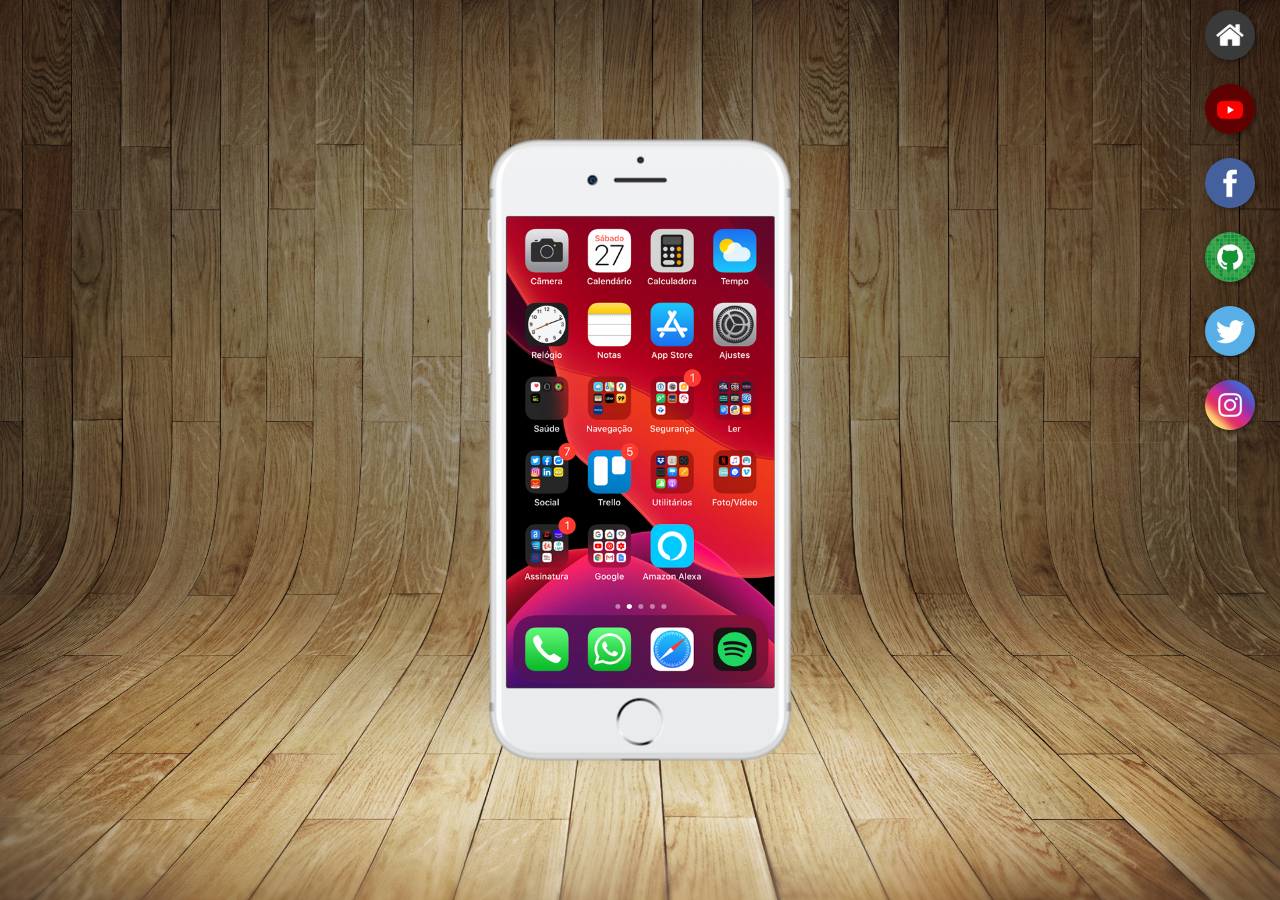
<file: index.html>
<!DOCTYPE html>
<html lang="en">
<head>
    <meta charset="UTF-8">
    <meta http-equiv="X-UA-Compatible" content="IE=edge">
    <meta name="viewport" content="width=device-width, initial-scale=1.0">
    <link rel="shortcut icon" href="favicon.ico" type="image/x-icon">
    <link rel="stylesheet" href="estilos/style.css">
    <title>Projeto de redes sociais</title>
</head>
<body>
    <main>
        <section id="celular">
            <iframe src="home.html" name="tela" id="tela" frameborder="0"></iframe>
        </section>

        <section id="redes-sociais">
            <a href="home.html" target="tela"><img src="imagens/logo-home.jpg" alt="Home"></a><br>
            <a href="youtube.html" target="tela"><img src="imagens/logo-youtube.jpg" alt="Youtube"></a><br>
            <a href="facebook.html" target="tela"><img src="imagens/logo-facebook.jpg" alt="Youtube"></a><br>
            <a href="github.html" target="tela"><img src="imagens/logo-github.jpg" alt="Youtube"></a><br>
            <a href="twitter.html" target="tela"><img src="imagens/logo-twitter.jpg" alt="Youtube"></a><br>
            <a href="instagram.html" target="tela"><img src="imagens/logo-instagram.jpg" alt="Youtube"></a><br>
        </section>
    </main>
    
</body>
</html>
</file>
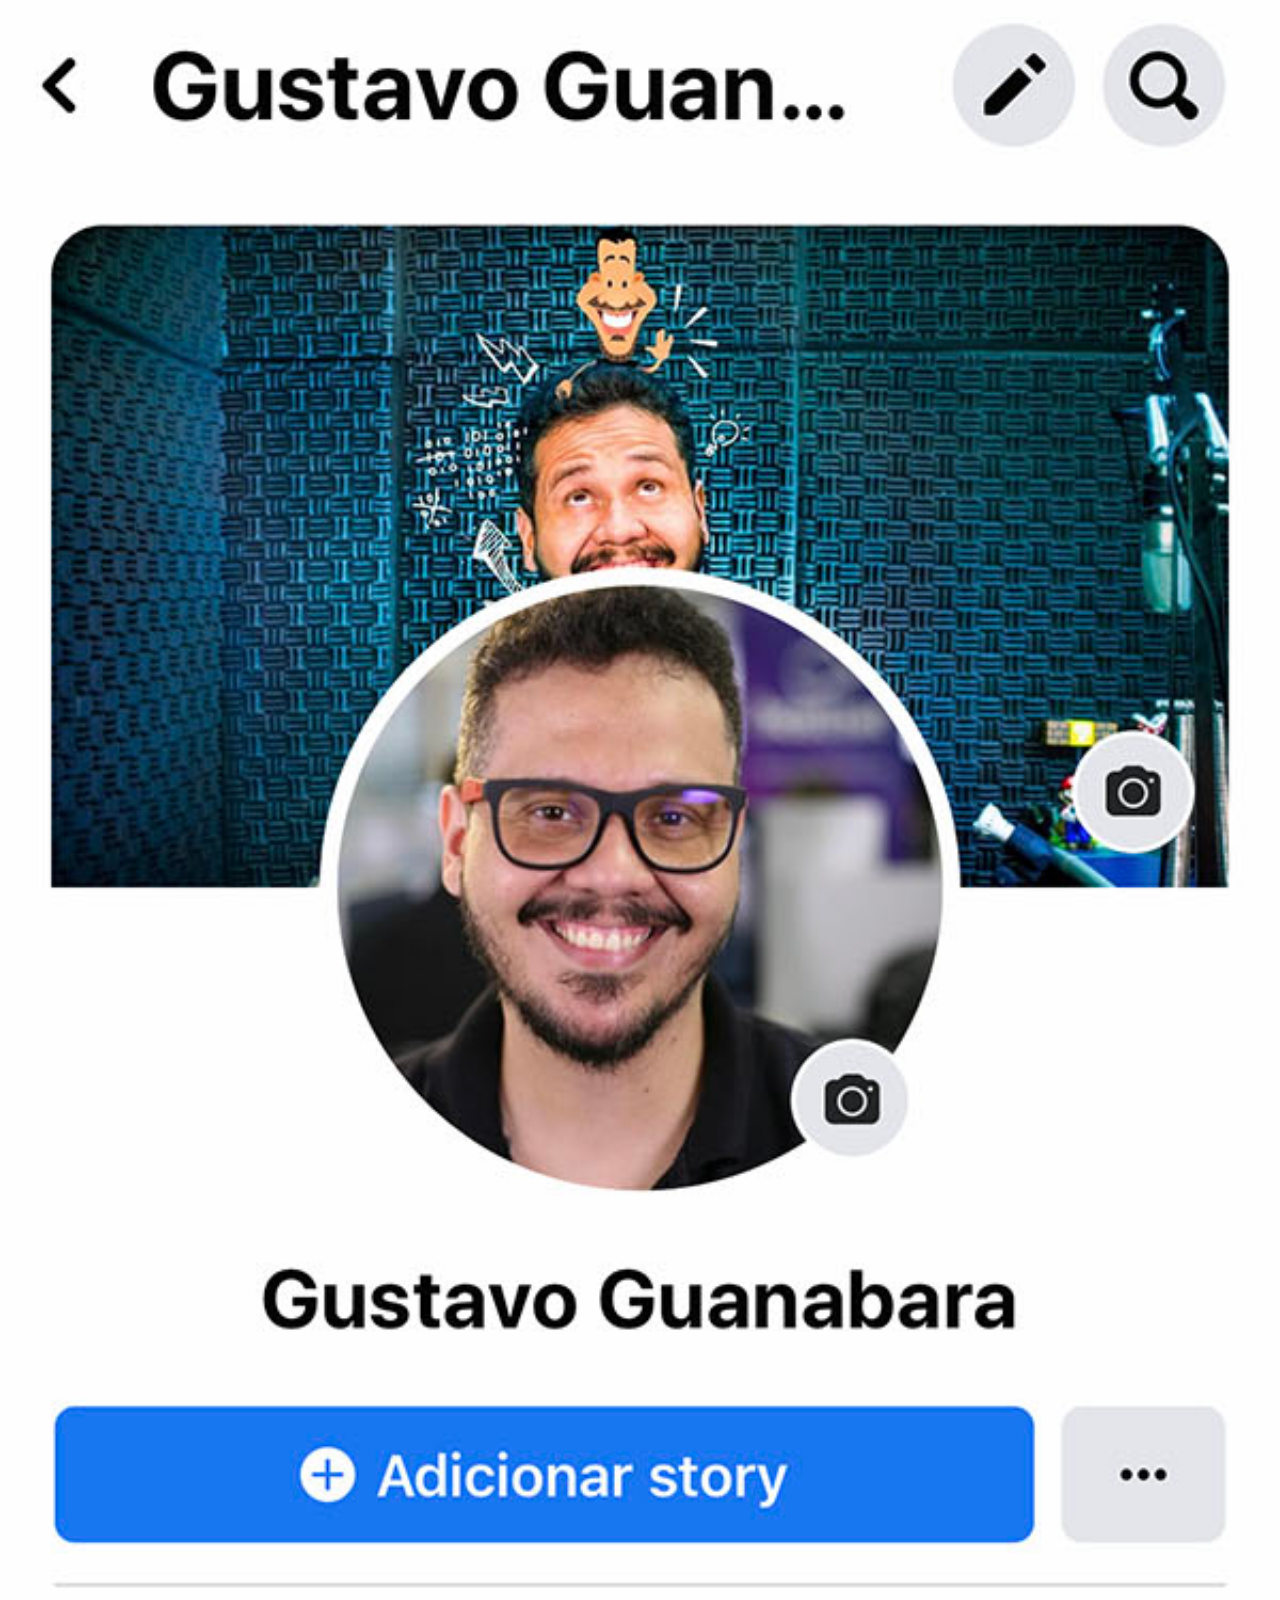
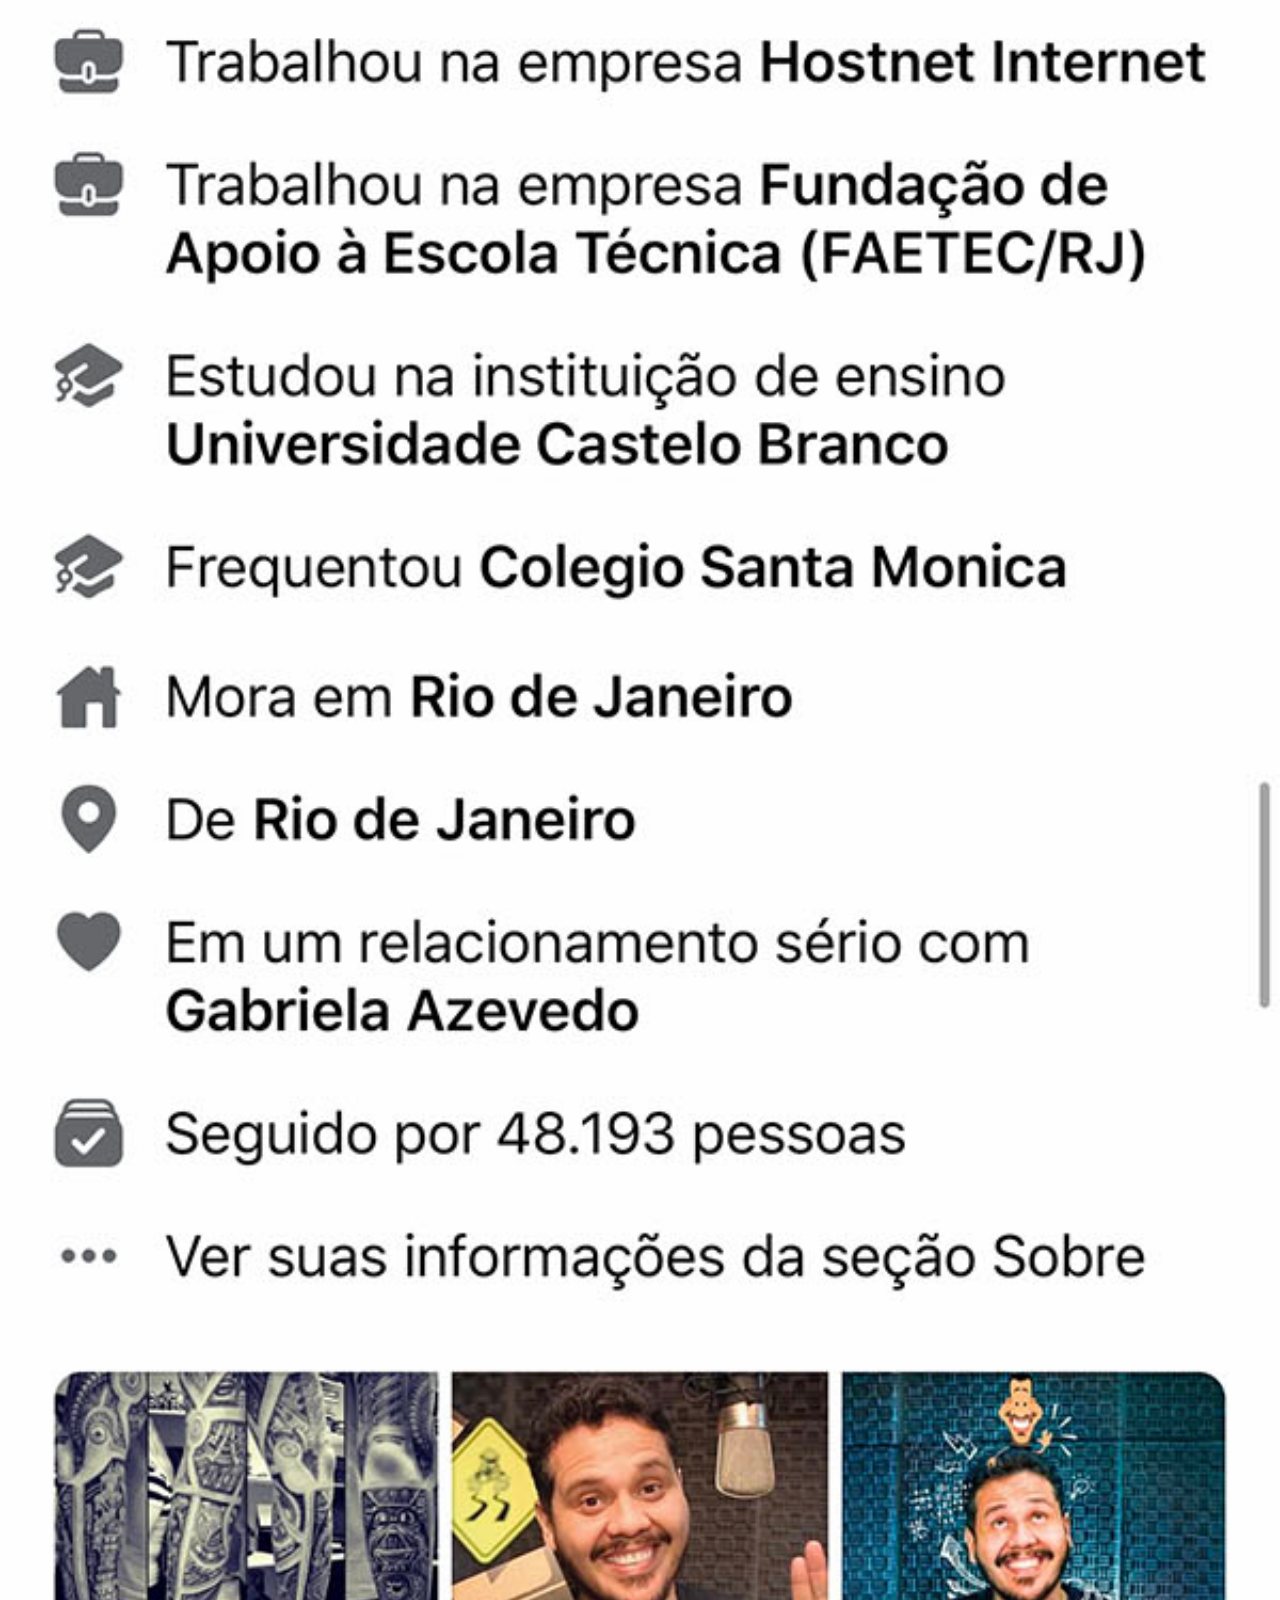
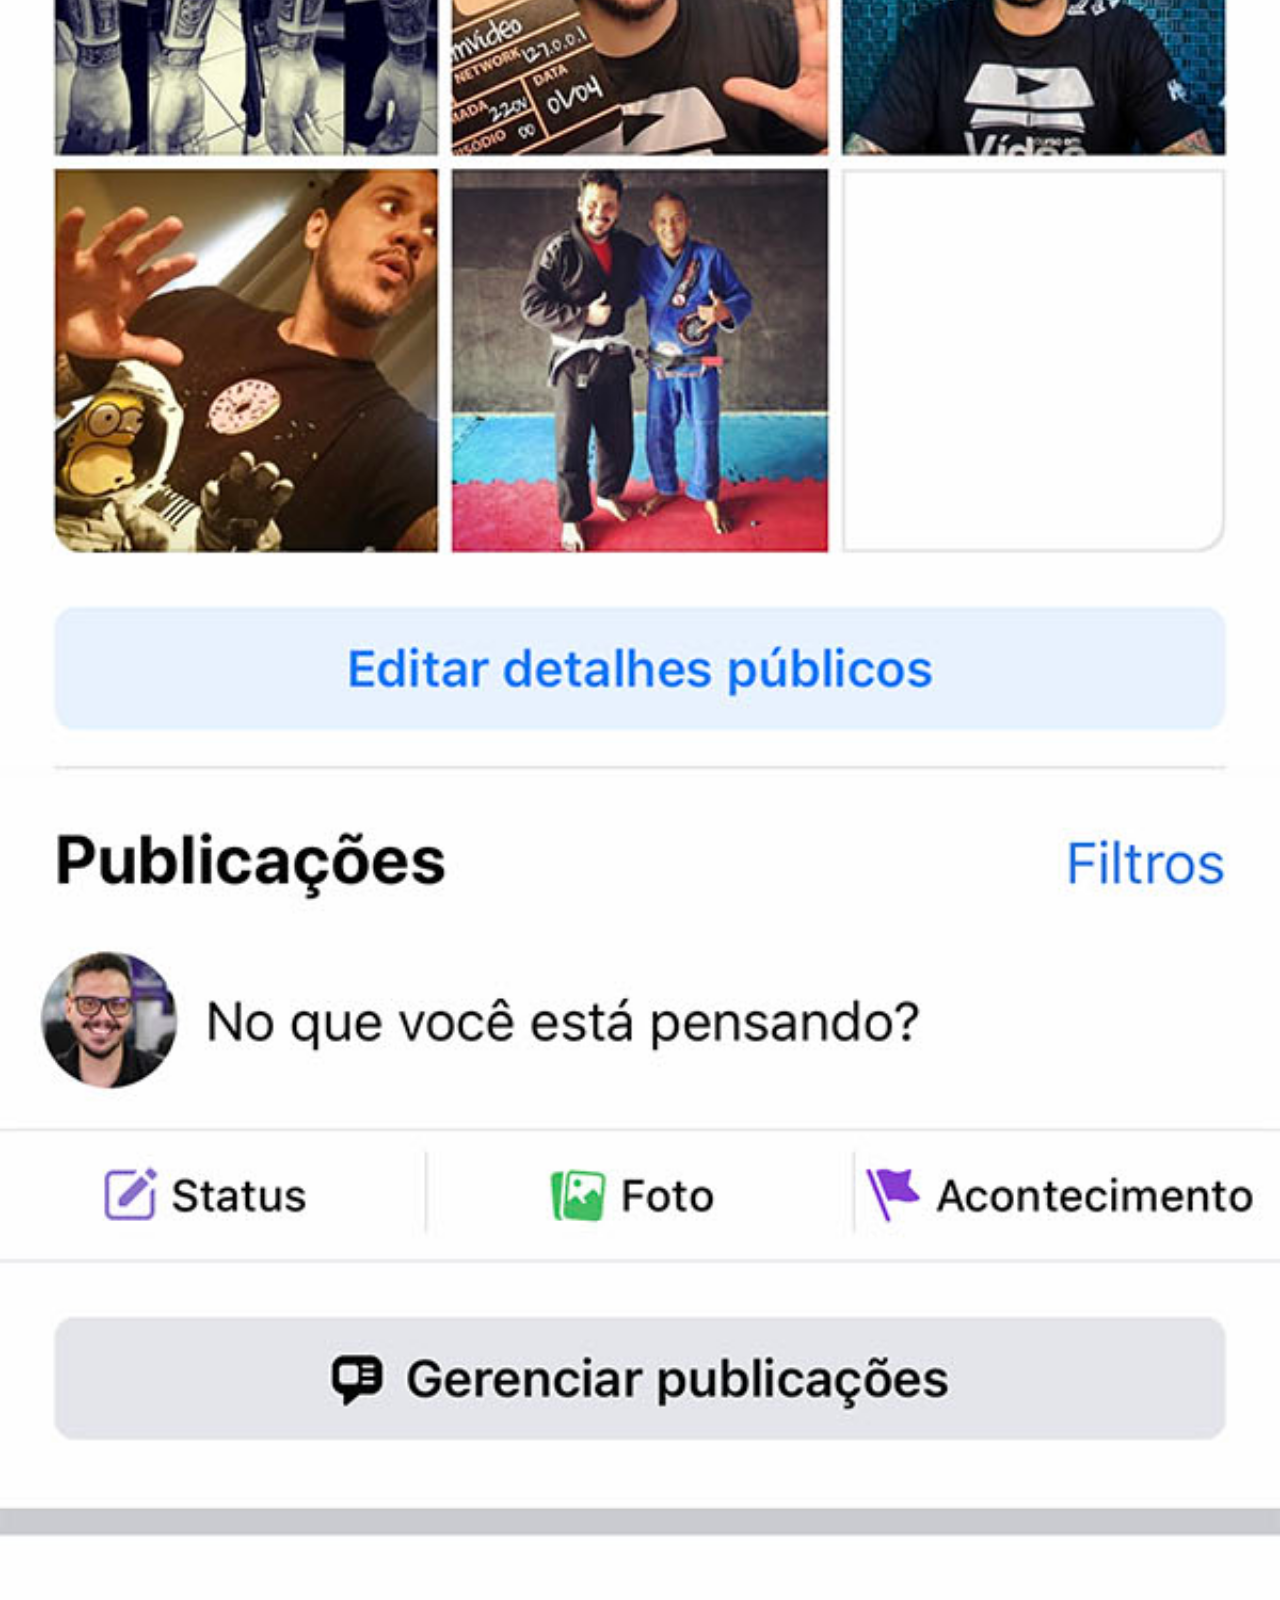
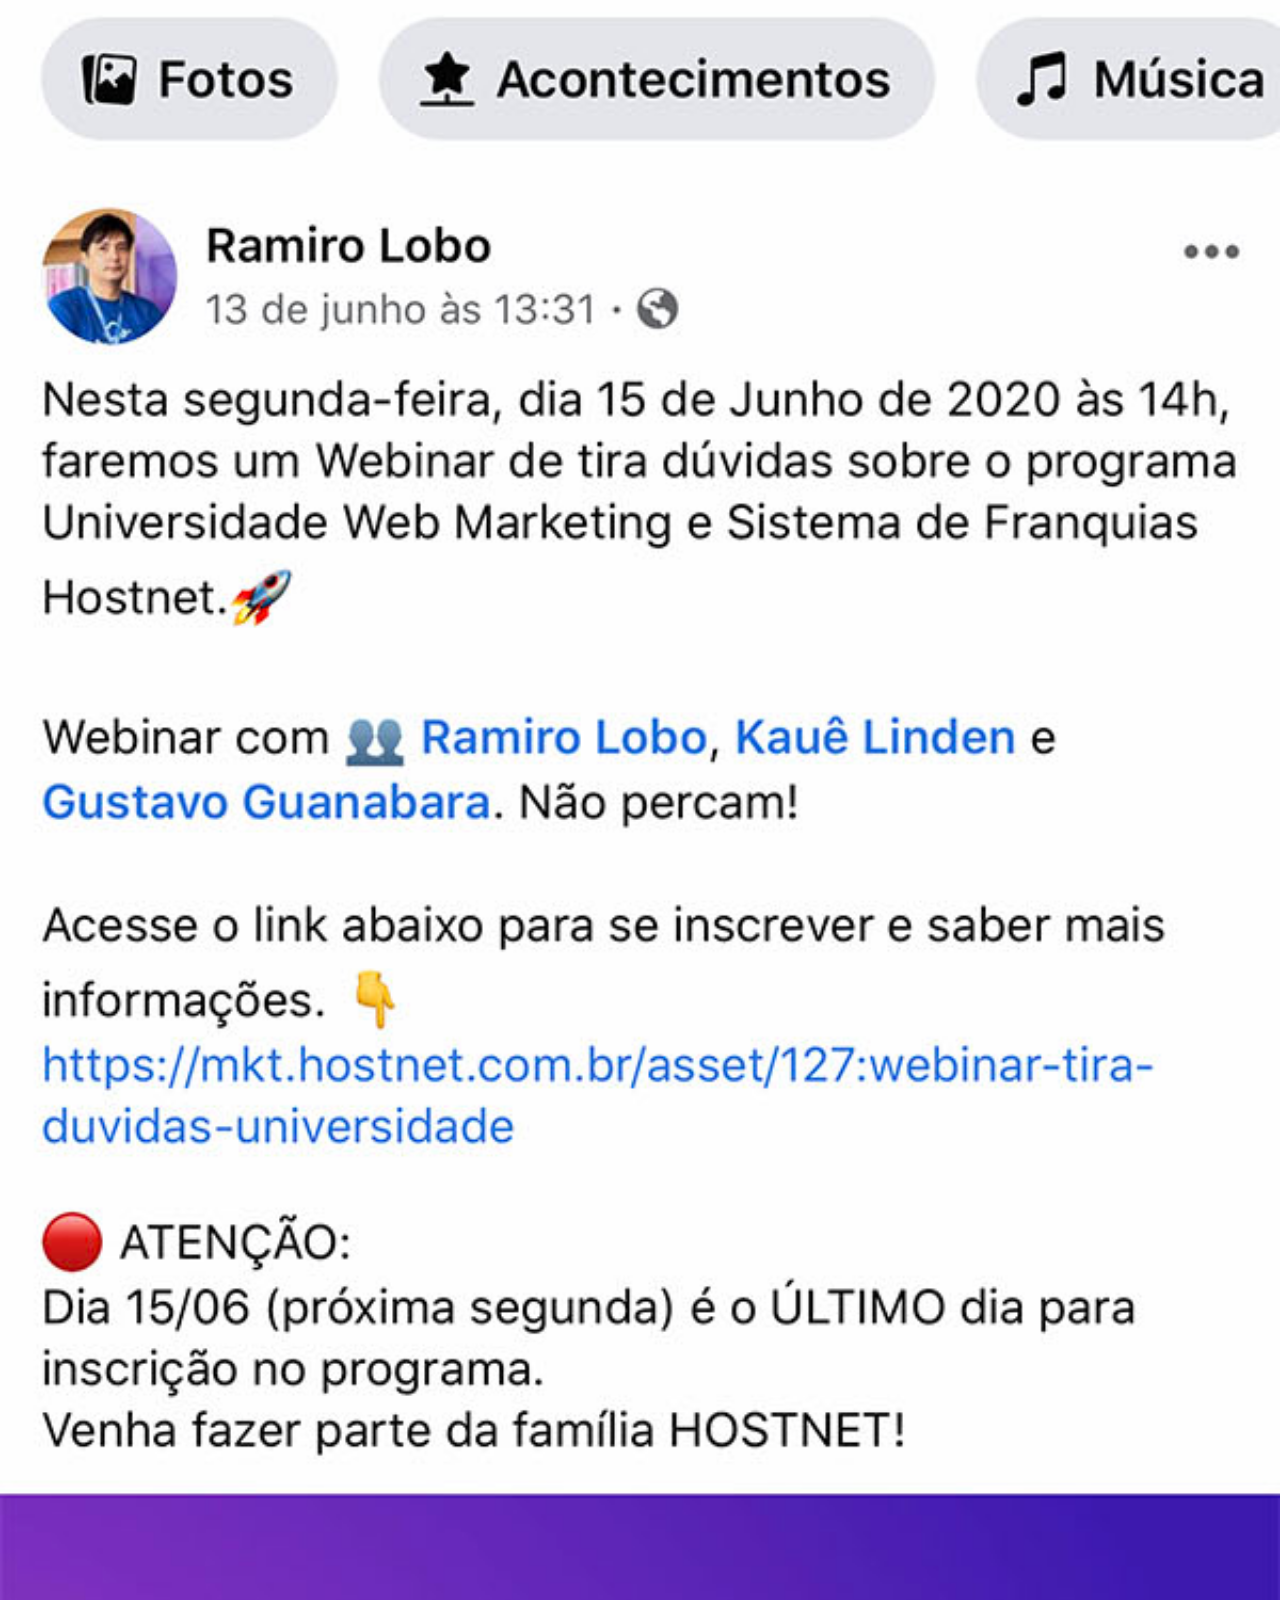
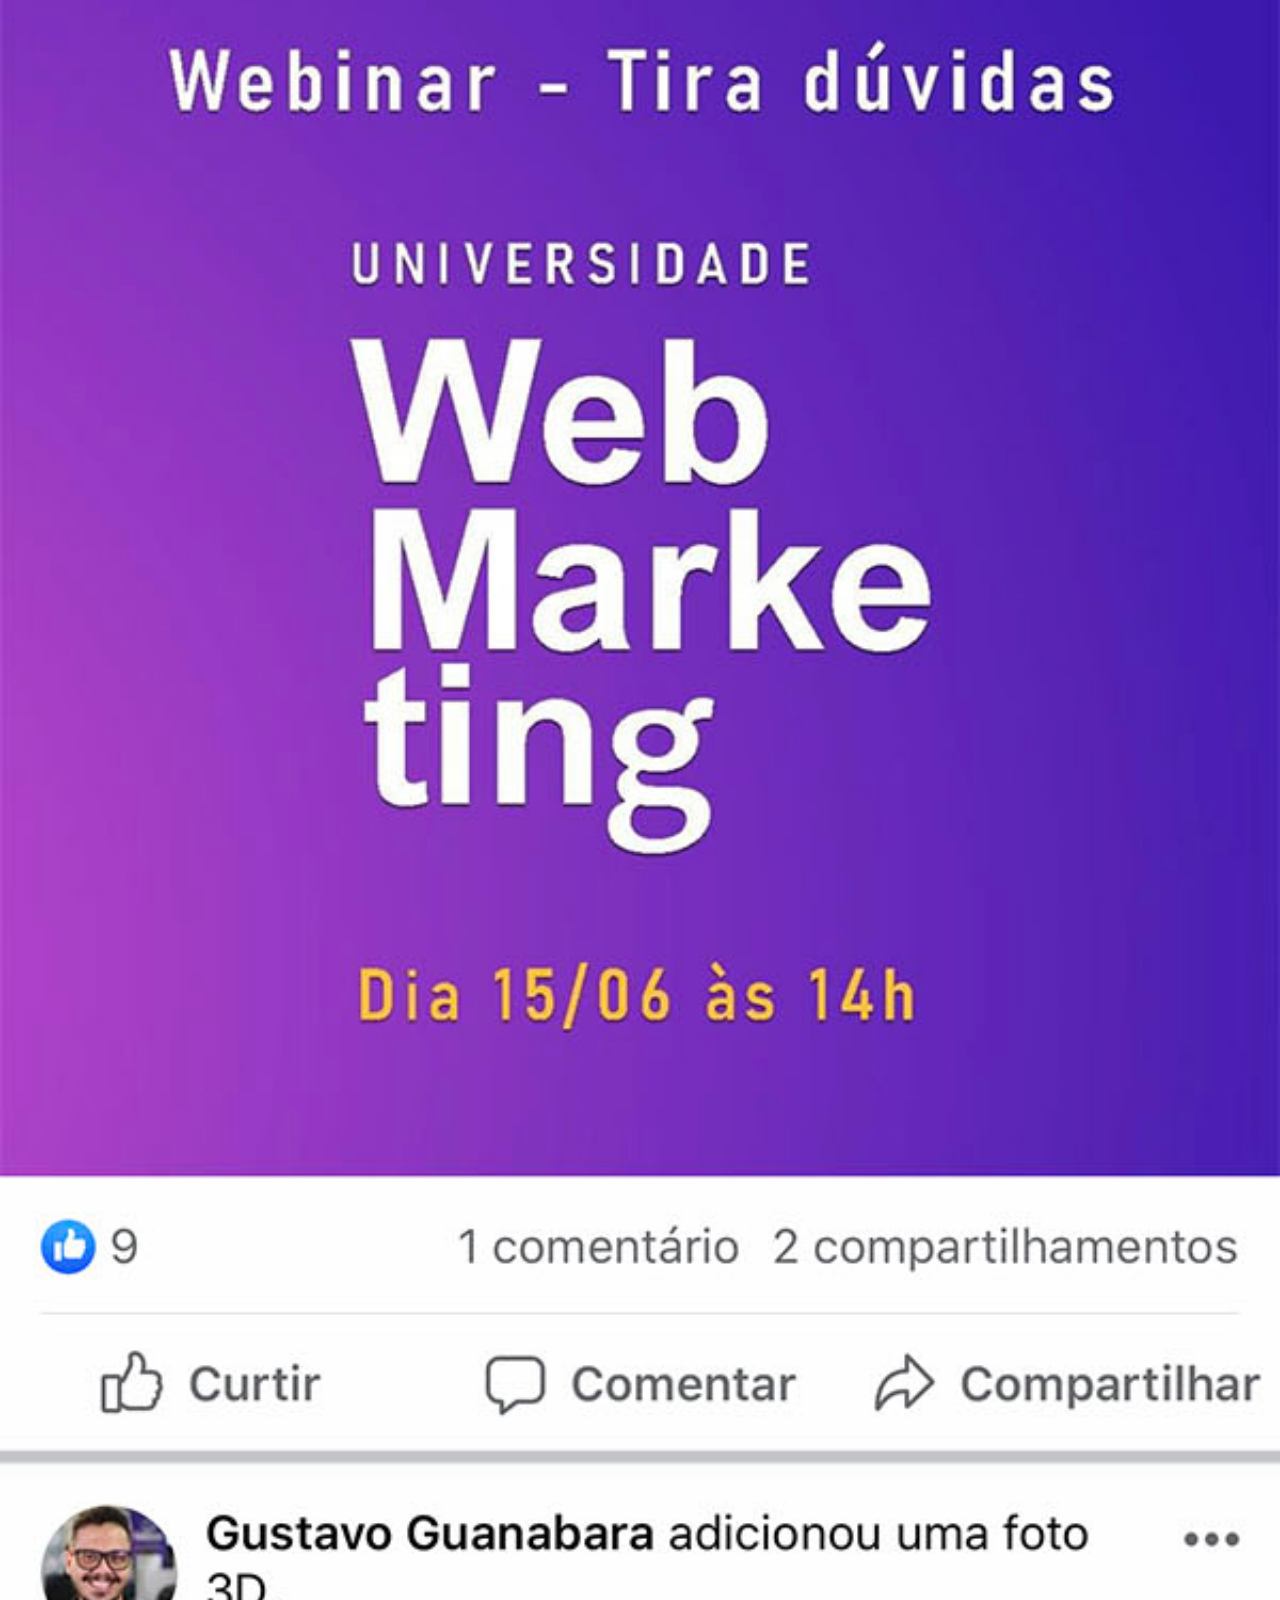
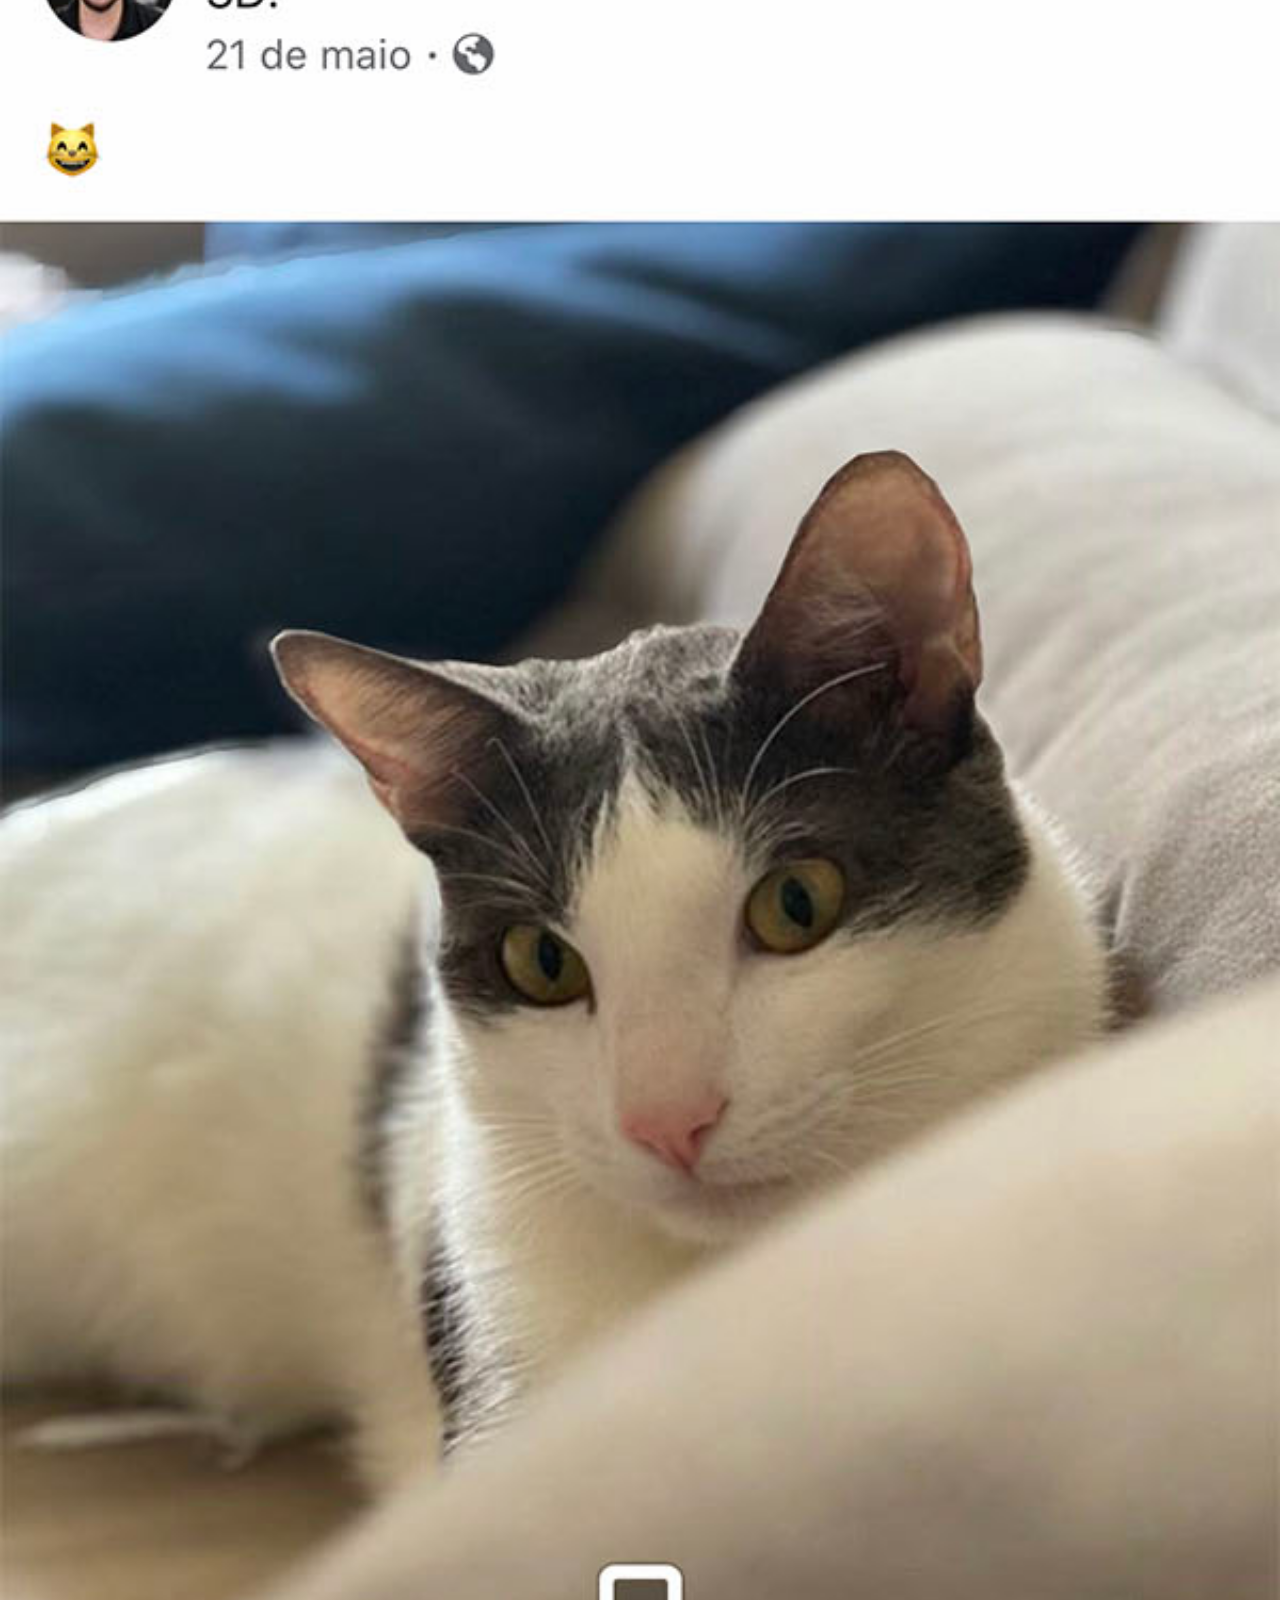
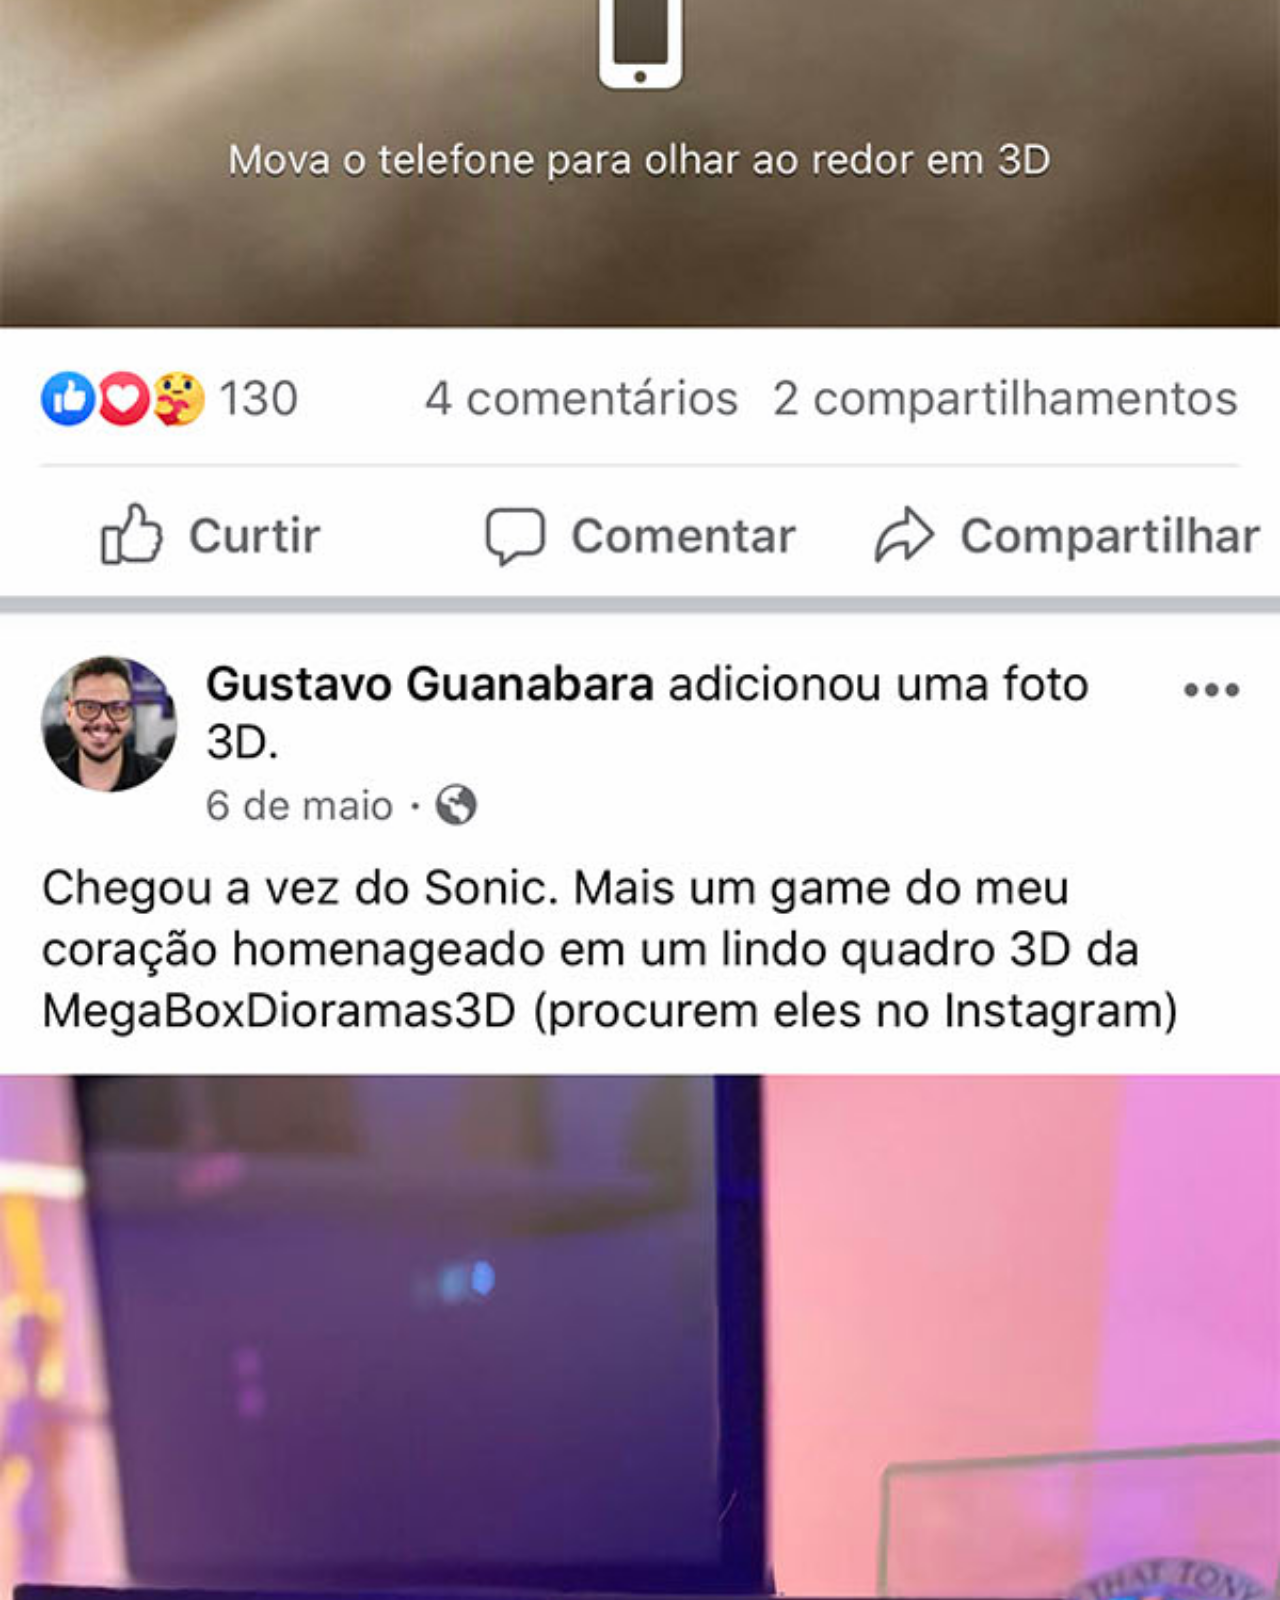
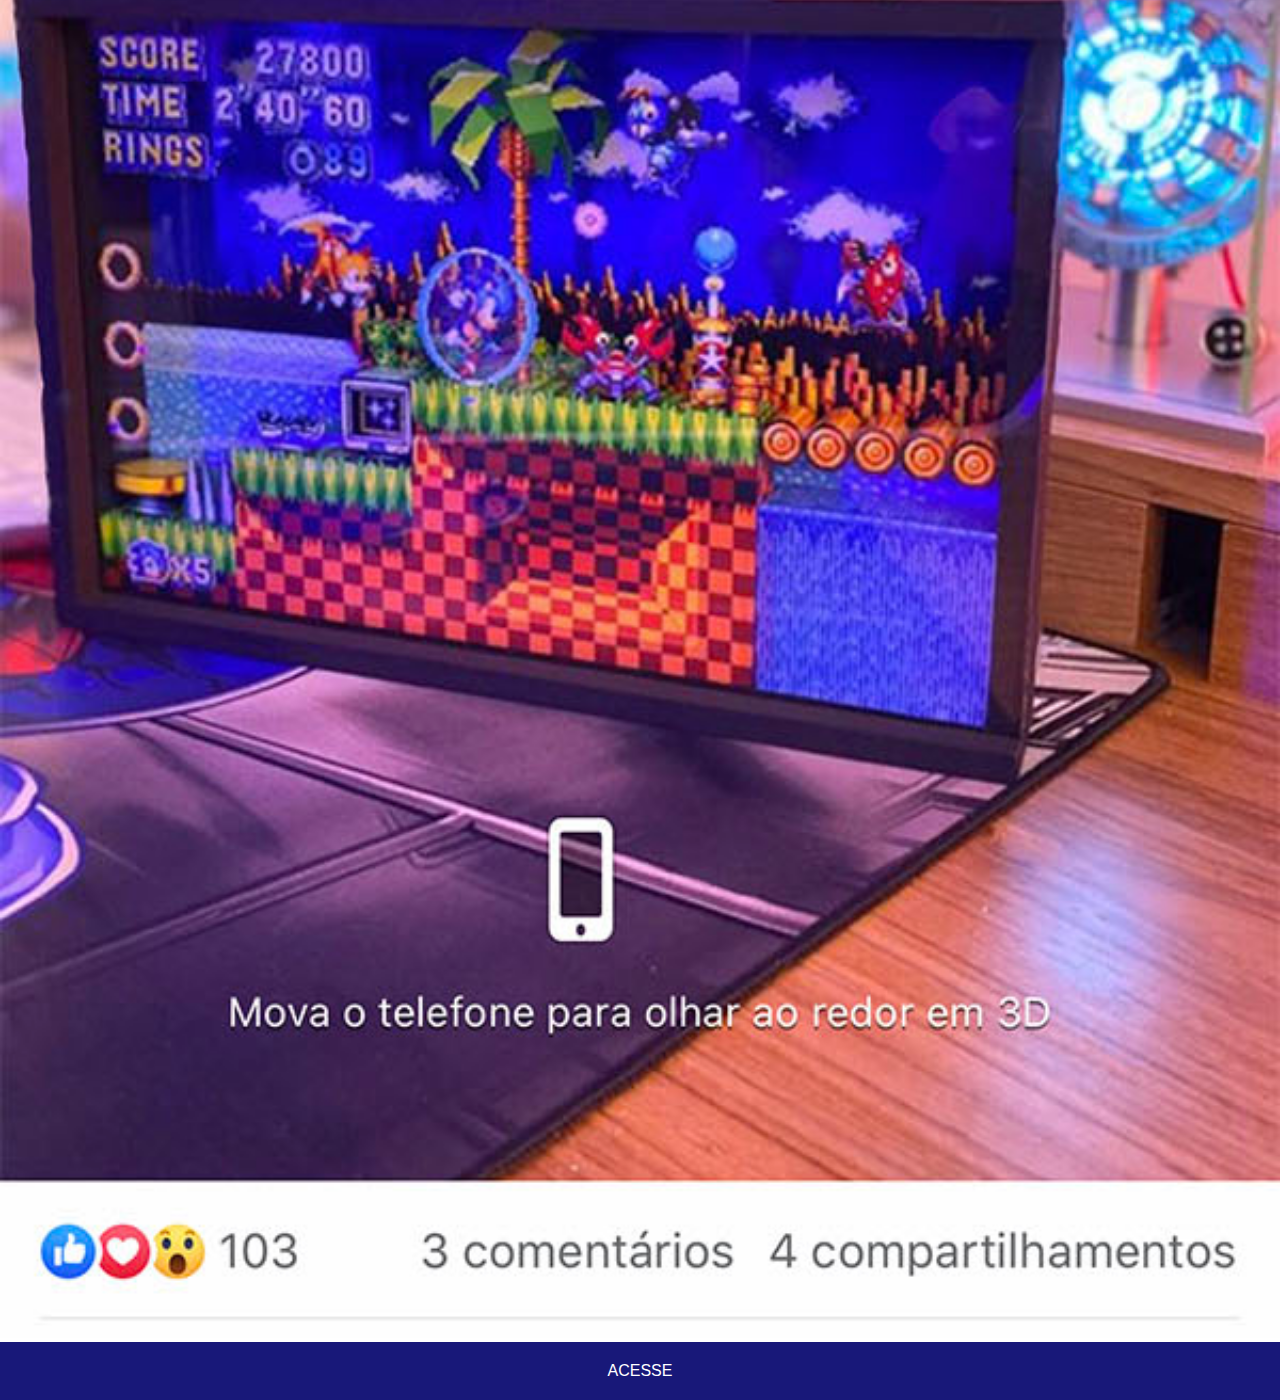
<file: facebook.html>
<!DOCTYPE html>
<html lang="en">
<head>
    <meta charset="UTF-8">
    <meta http-equiv="X-UA-Compatible" content="IE=edge">
    <meta name="viewport" content="width=device-width, initial-scale=1.0">
    <title>Document</title>

    <style>
        * {
            padding: 0px;
            margin: 0px;
            font-family: Arial, Helvetica, sans-serif
        }

        ::-webkit-scrollbar {
            width: 0px;
            height: 0px;
        }

        img {
            width: 100vw;
        }

        a {
            background-color: rgb(24, 24, 121);
            color: white;
            text-decoration: none;
            text-align: center;
            display: block;
            padding: 20px;
        }

        a:hover {
            background-color: blue;
        }
        
        
    </style>
</head>
<body>
    <img src="imagens/tela-facebook.jpg" alt="Tela facebook">
    <a href="https://www.facebook.com/profile.php?id=100013269314850">ACESSE</a>
    
</body>
</html>
</file>
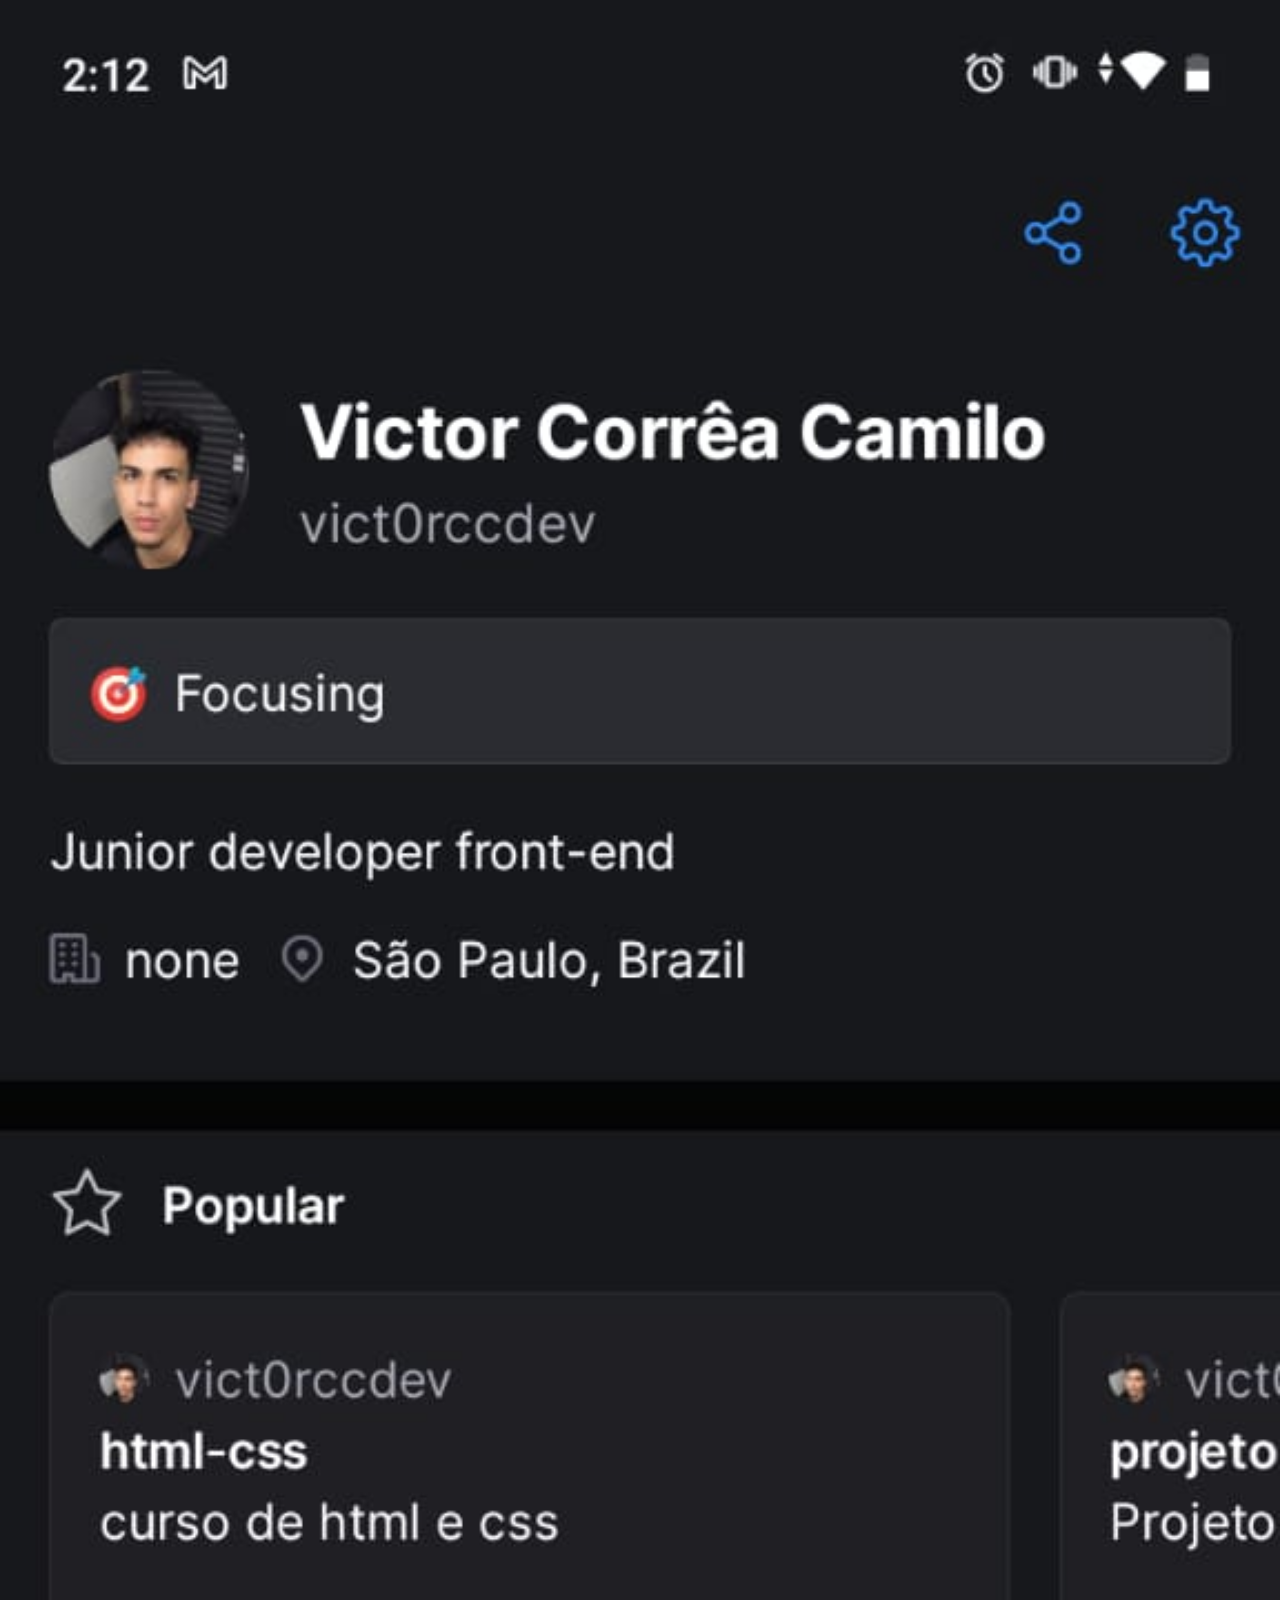
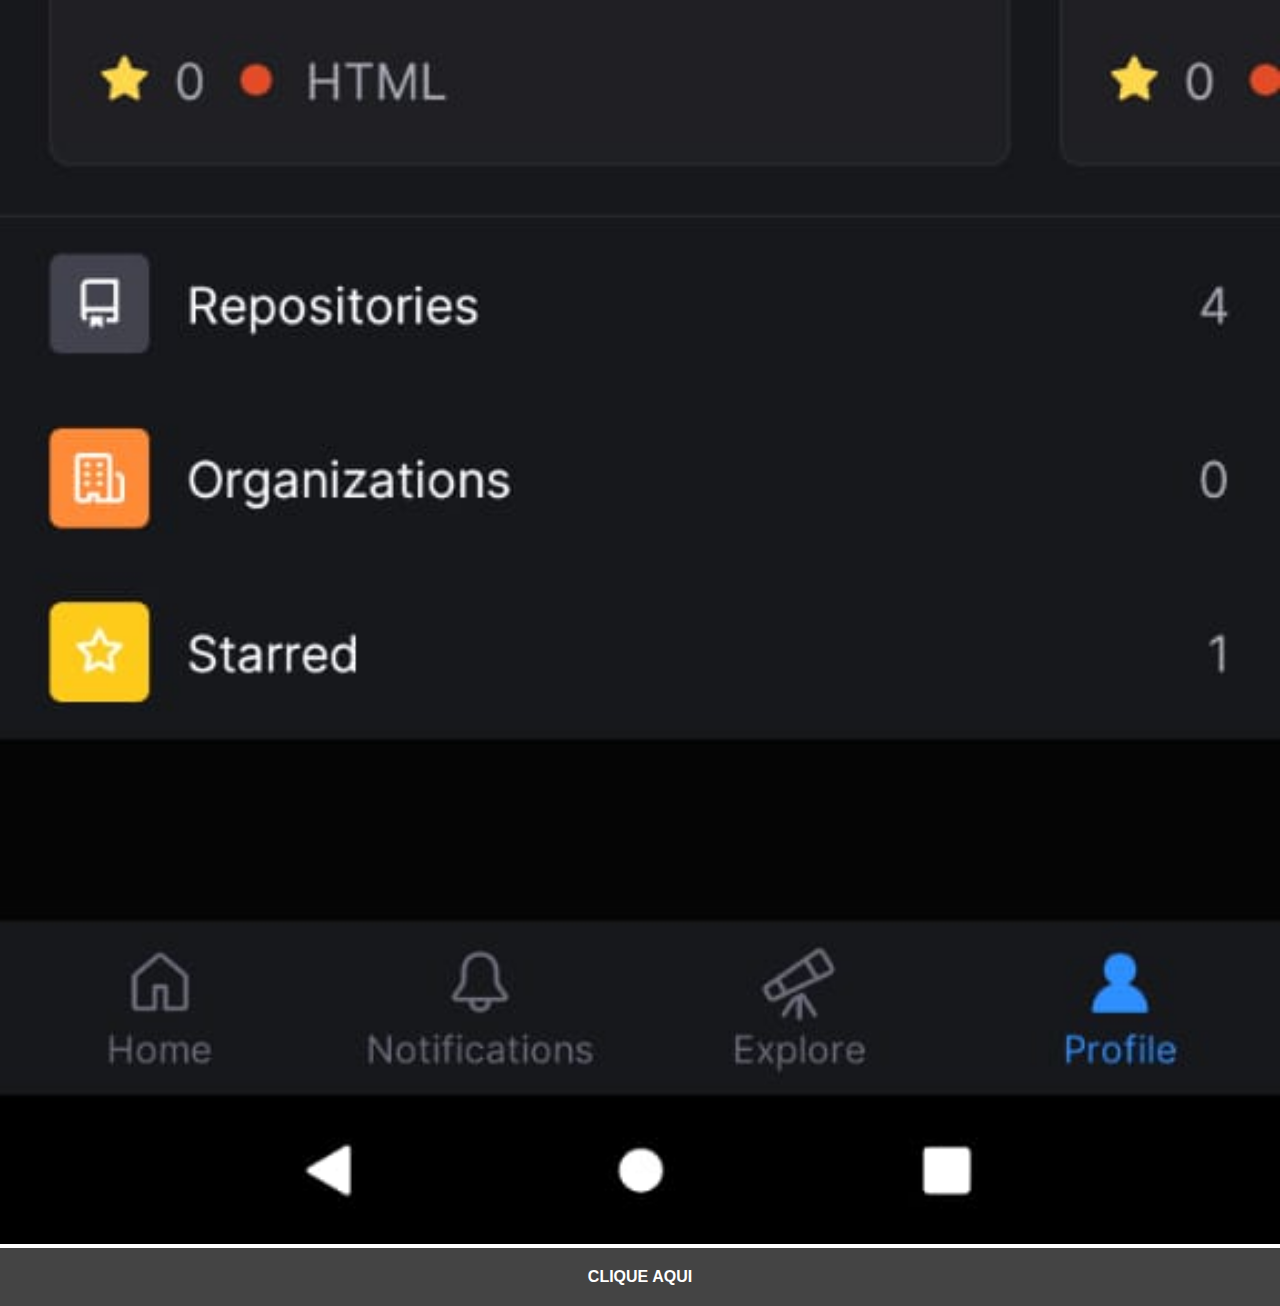
<file: github.html>
<!DOCTYPE html>
<html lang="pt-br">
<head>
    <meta charset="UTF-8">
    <meta http-equiv="X-UA-Compatible" content="IE=edge">
    <meta name="viewport" content="width=device-width, initial-scale=1.0">
    <title>Document</title>
    <style>
        *  {
            padding: 0px;
            margin: 0px;
            font-family: Arial, Helvetica, sans-serif
        }

        ::-webkit-scrollbar {
            width: 0px;
            height: 0px;
        }

        img {
            width: 100vw;
        }

        a {
            background-color: rgb(68, 68, 68);
            color: white;
            padding: 20px;
            text-align: center;
            font-weight: bolder;
            text-decoration: none;
            display: block;
        }

        a:hover {
            background-color: black;
        }

    </style>
</head>
<body>

    <img src="imagens/git.img(2).jpeg" alt="">
    <a href="https://github.com/vict0rccdev?tab=repositories" target="_blank">CLIQUE AQUI</a>
    
</body>
</html>
</file>
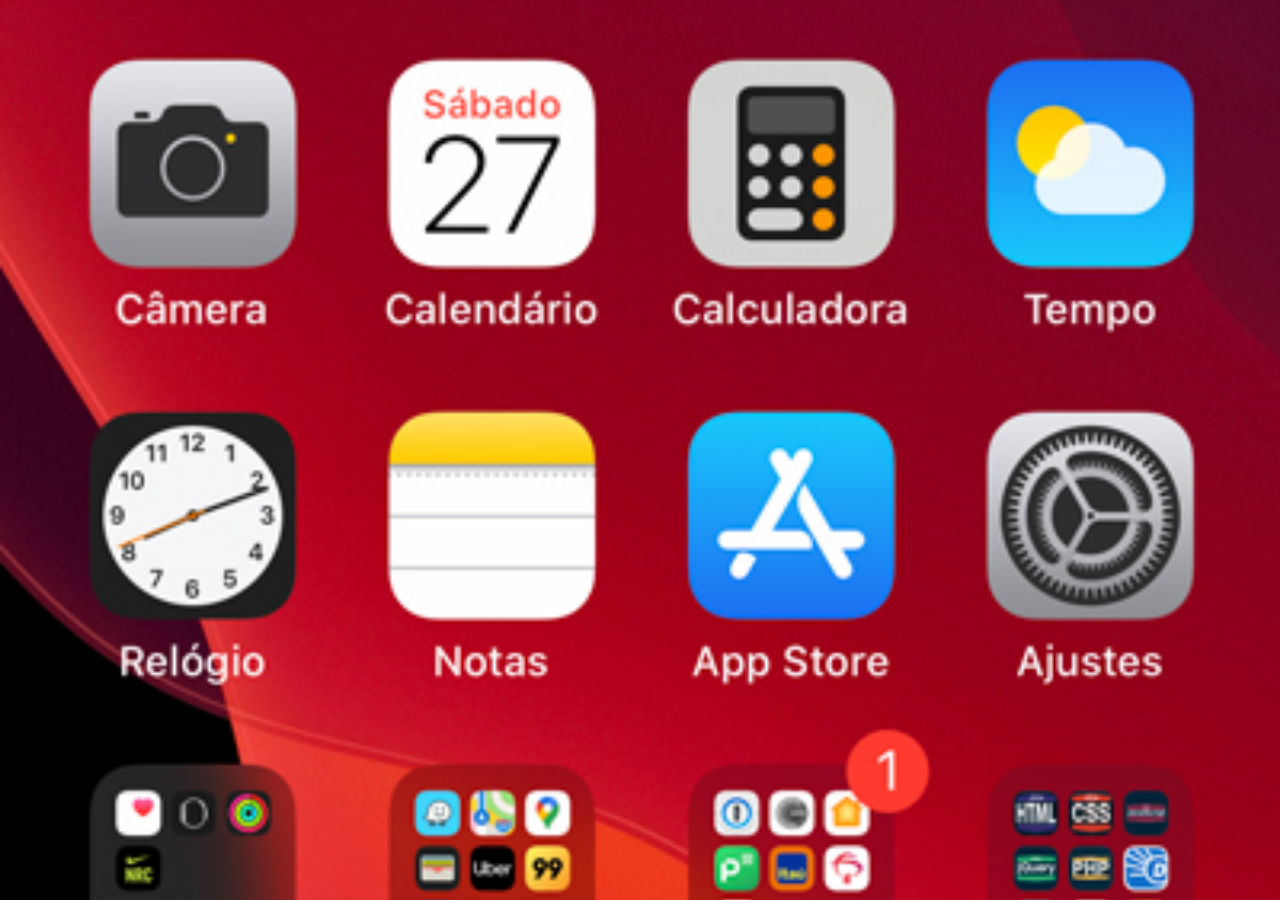
<file: home.html>
<!DOCTYPE html>
<html lang="pt-br">
<head>
    <meta charset="UTF-8">
    <meta http-equiv="X-UA-Compatible" content="IE=edge">
    <meta name="viewport" content="width=device-width, initial-scale=1.0">
    <title>Document</title>
</head>
<style>
    * {
        padding: 0px;
        margin: 0px;
    }

    body {
        width: 100vw;
        height: 100vh;
        background: black url('imagens/tela-home.jpg');
        background-repeat: no-repeat;
        background-position: top center;
        background-size: cover;
    }


</style>
<body>
    
</body>
</html>
</file>
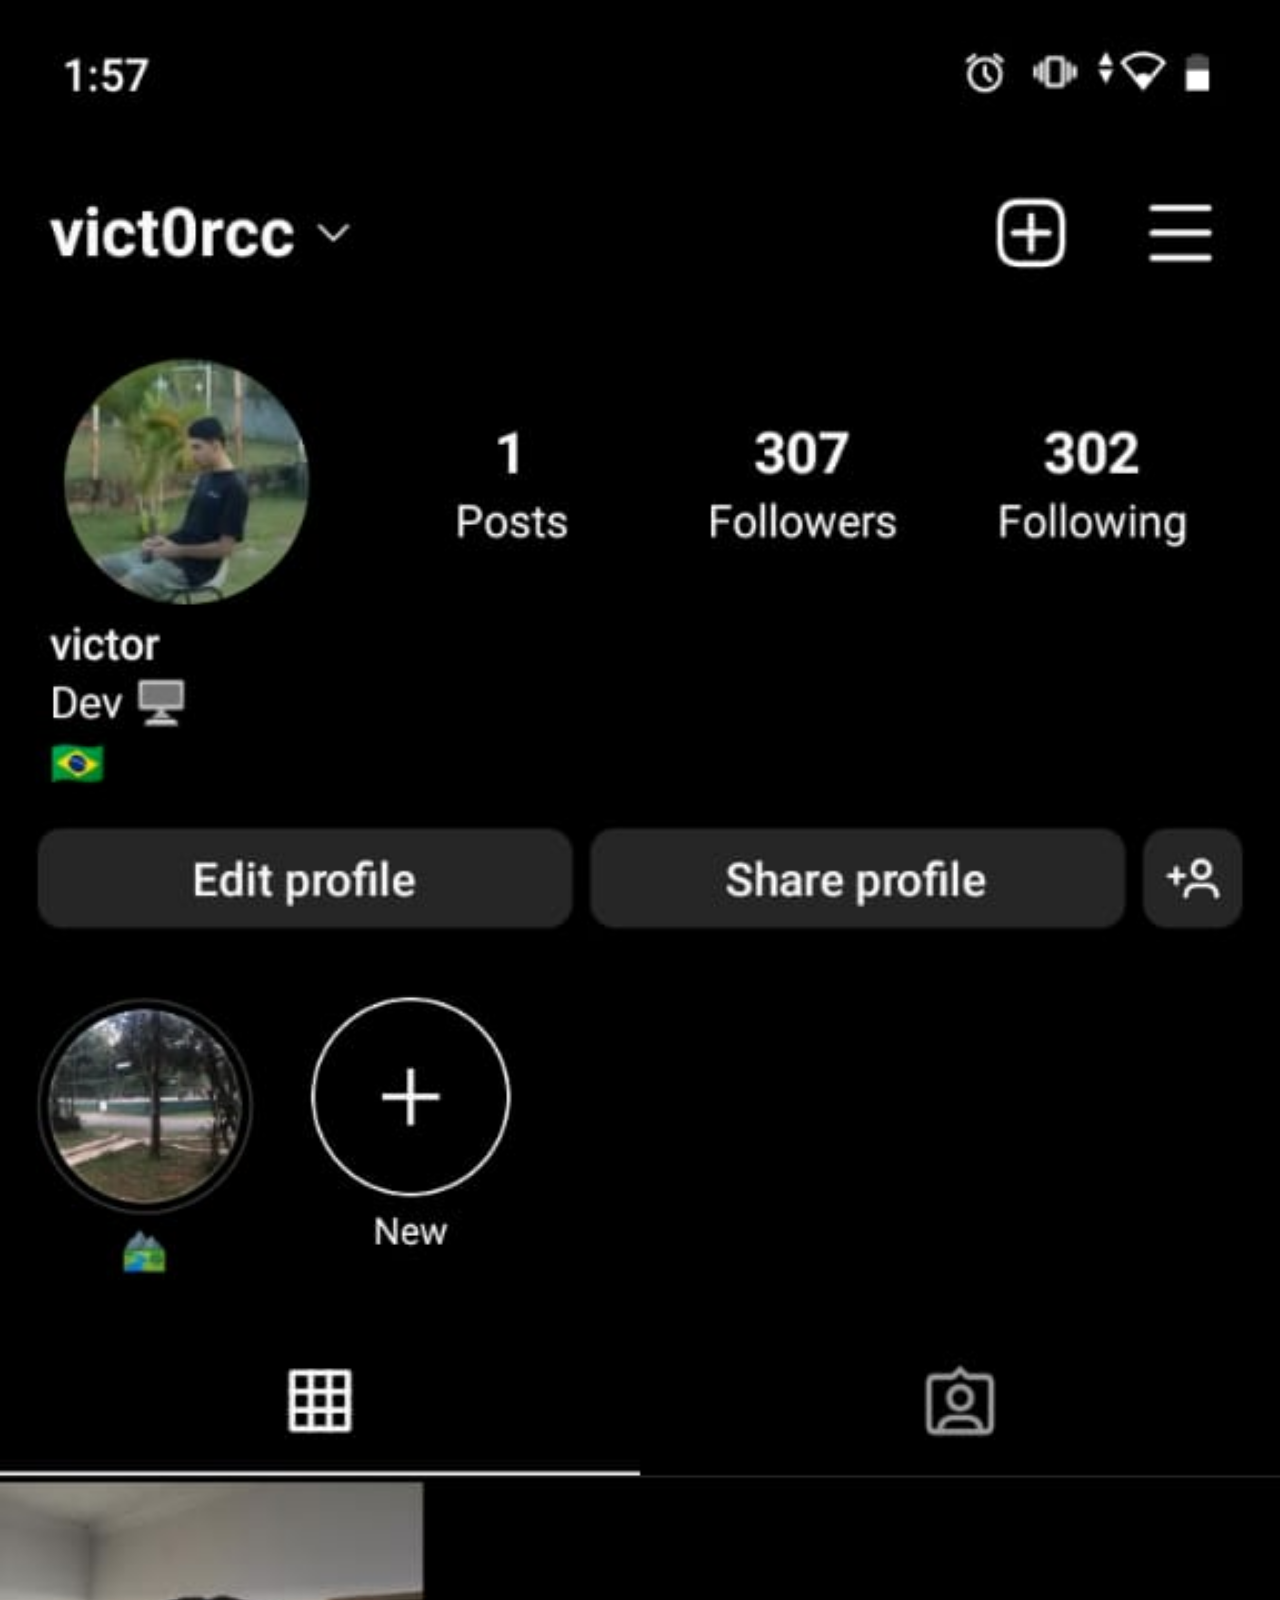
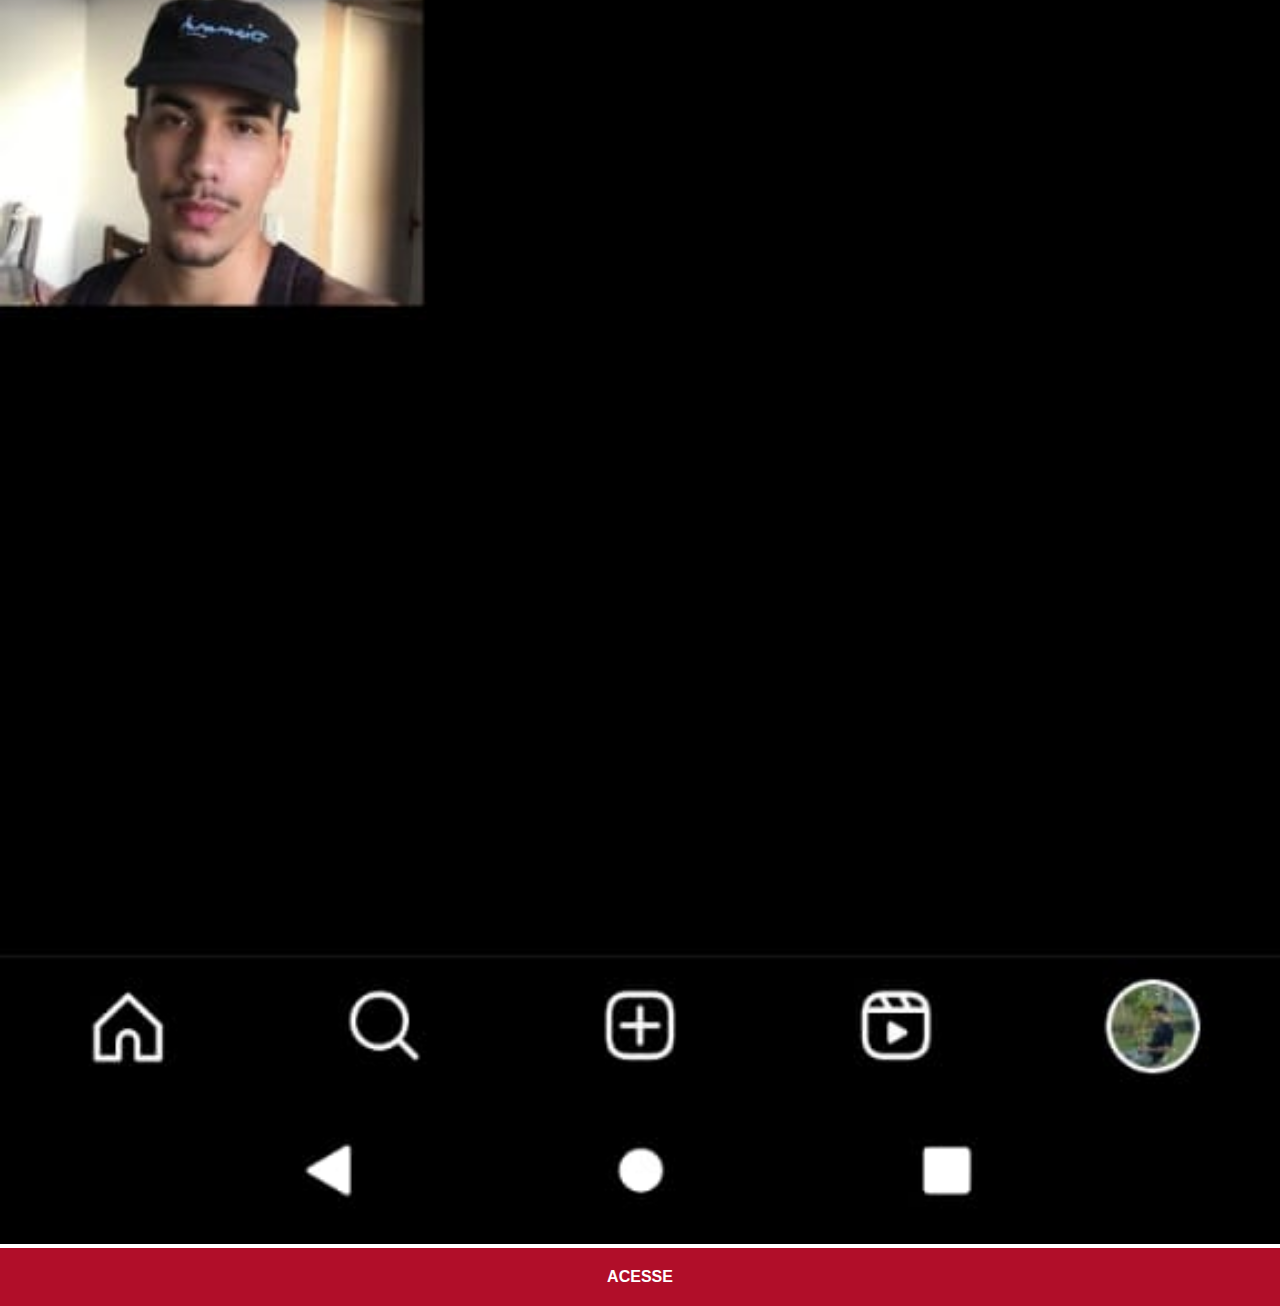
<file: instagram.html>
<!DOCTYPE html>
<html lang="en">
<head>
    <meta charset="UTF-8">
    <meta http-equiv="X-UA-Compatible" content="IE=edge">
    <meta name="viewport" content="width=device-width, initial-scale=1.0">
    <title>Document</title>
    <style>
        * {
            padding: 0px;
            margin: 0px;
            font-family: Arial, Helvetica, sans-serif
        }

        ::-webkit-scrollbar {
            width: 0px;
            height: 0px;
        }

        img {
            width: 100vw;
        }

        a {
            background-color: rgb(177, 14, 41);
            display: block;
            padding: 20px;
            font-weight: bolder;
            text-align: center;
            text-decoration: none;
            color: white;
        }

        a:hover {
            background-color: rgb(240, 21, 57);
        }
    </style>
</head>
<body>
    <img src="imagens/fotoig.jpeg" alt="Instagram">
    <a href="https://www.instagram.com/vict0rcc/" target>ACESSE</a>
</body>
</html>
</file>
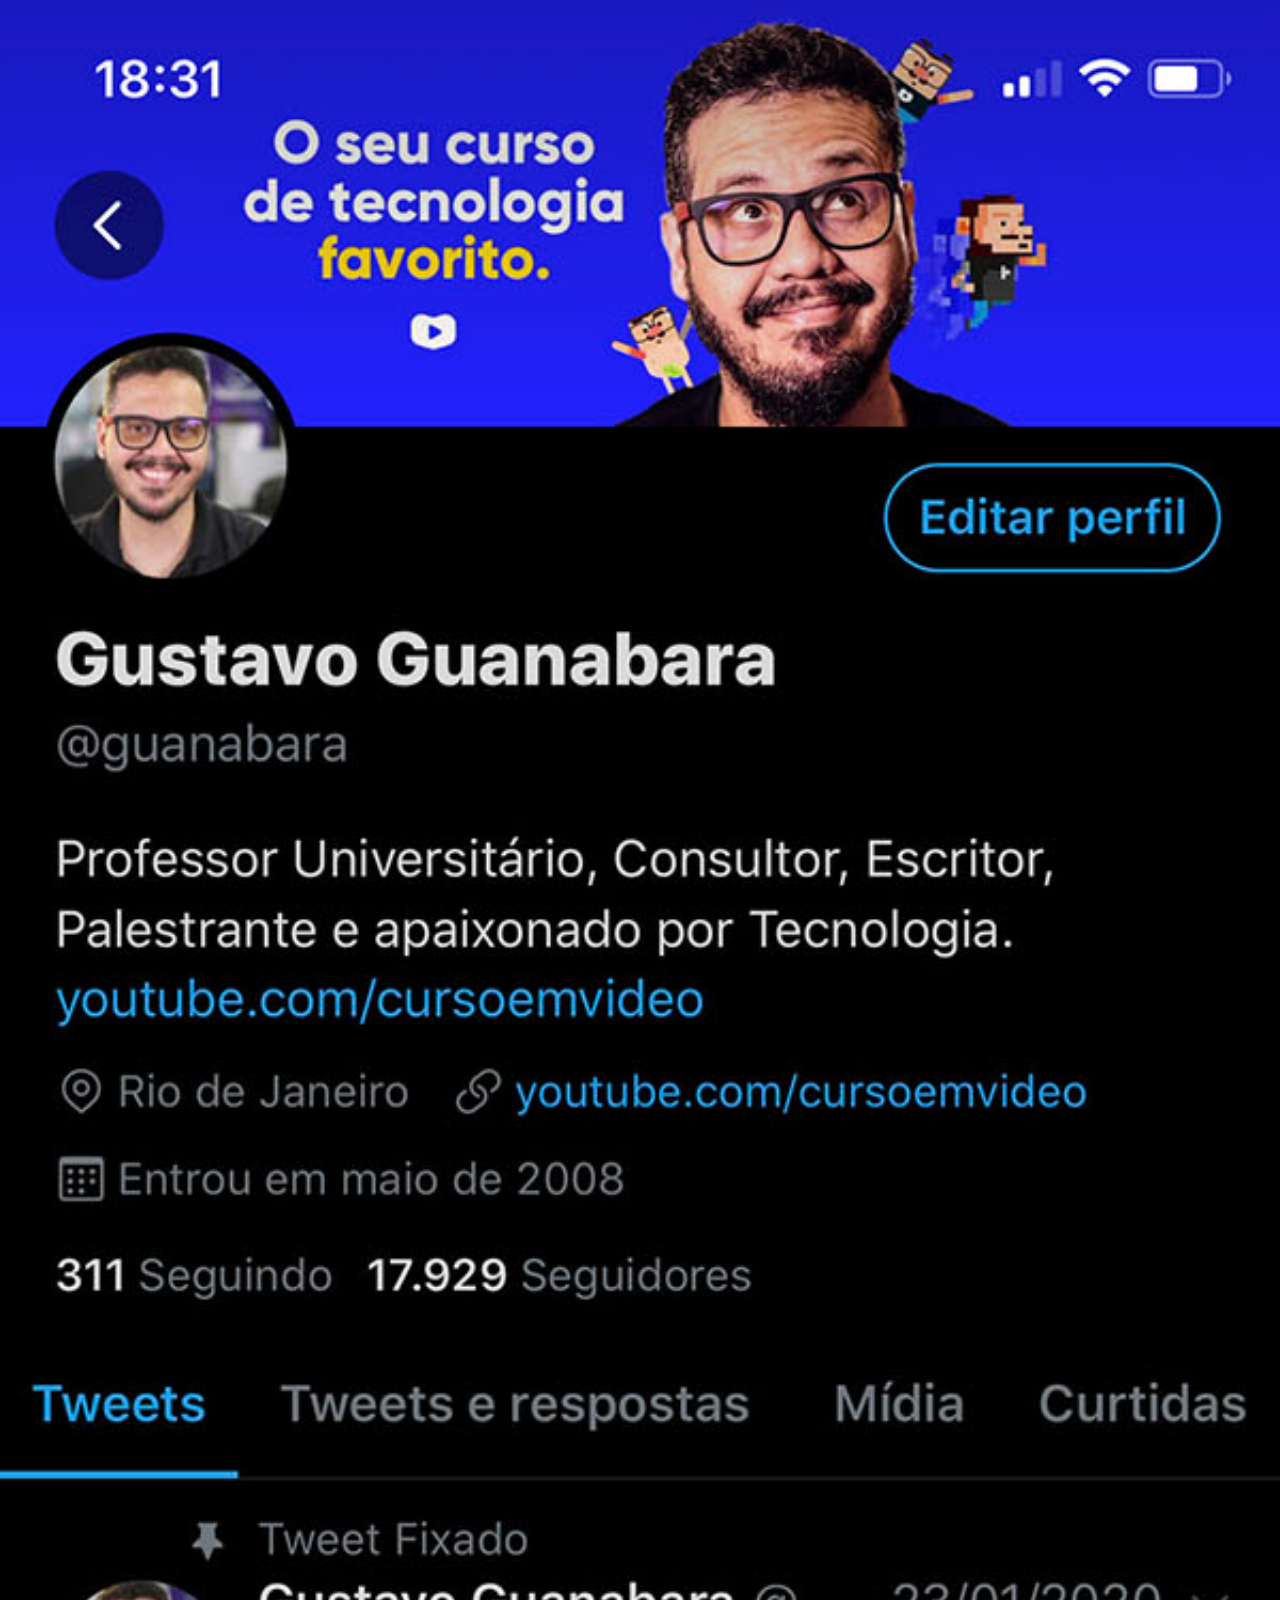
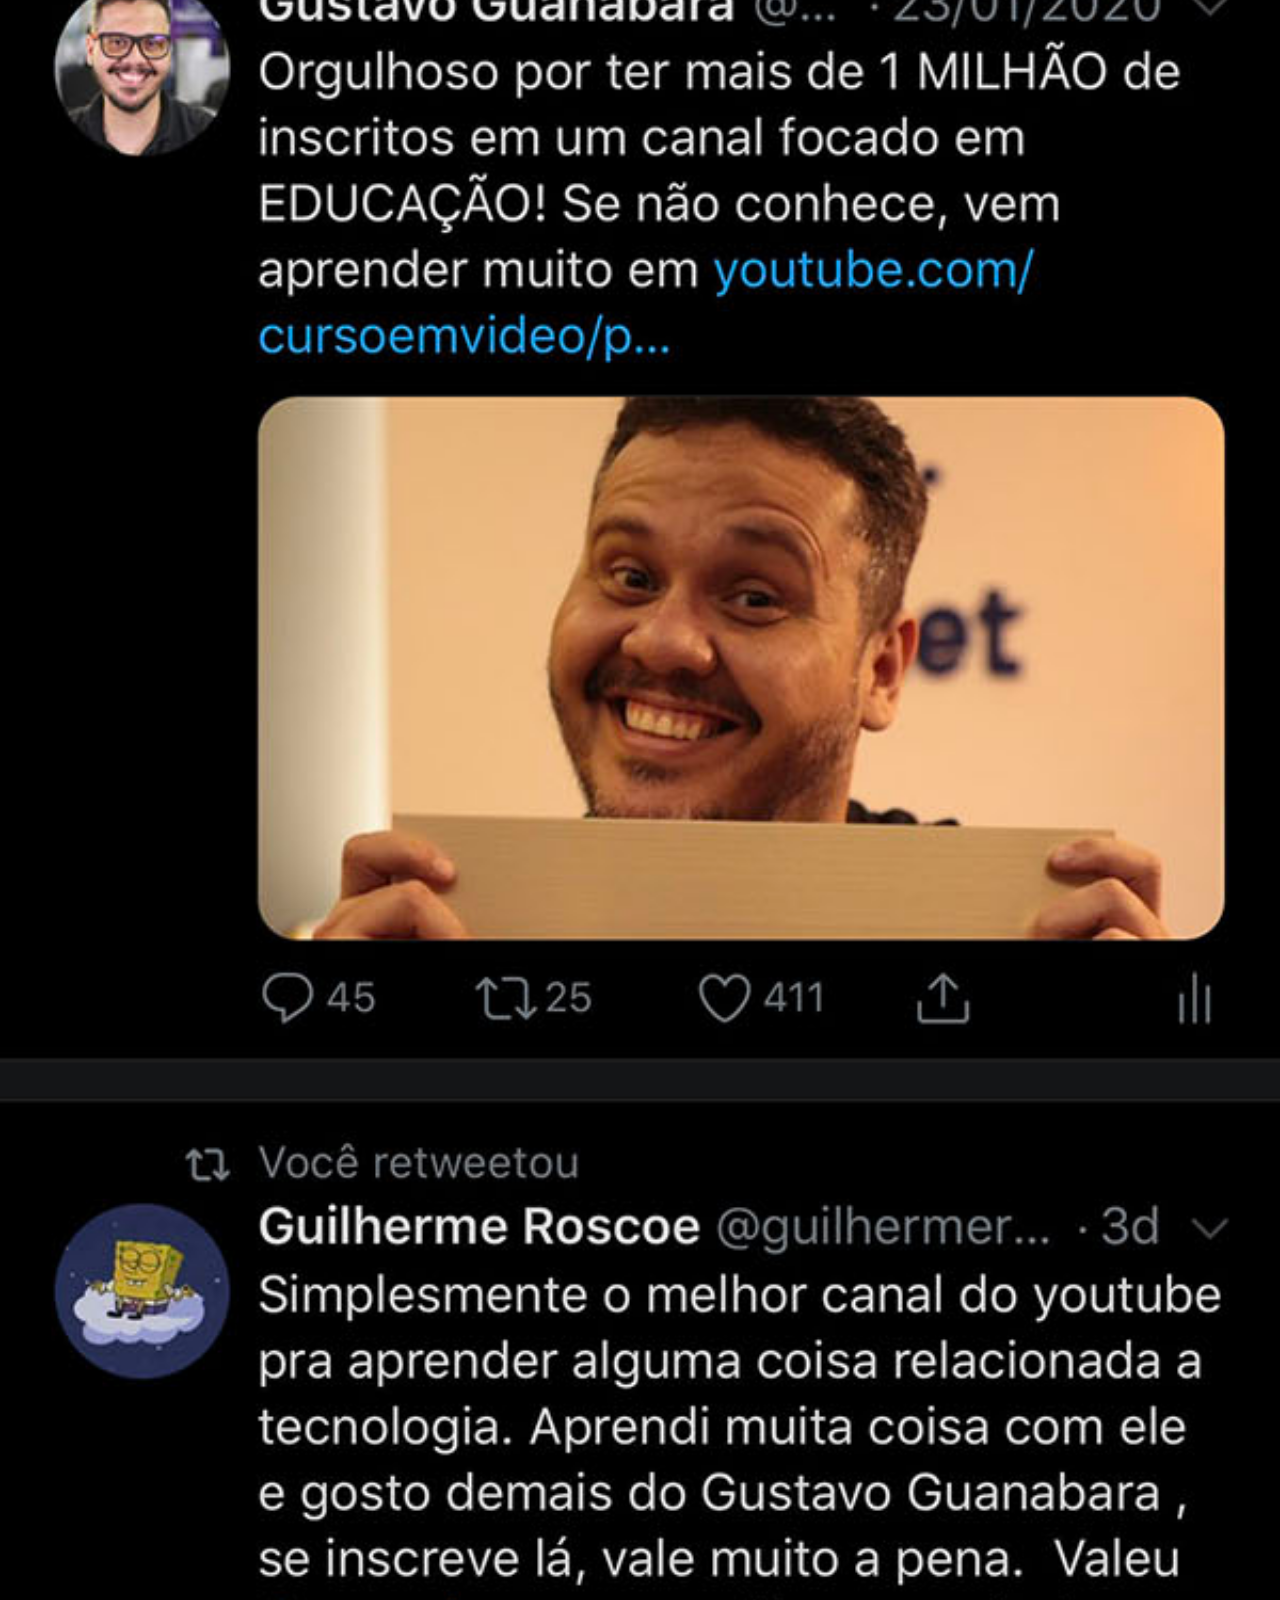
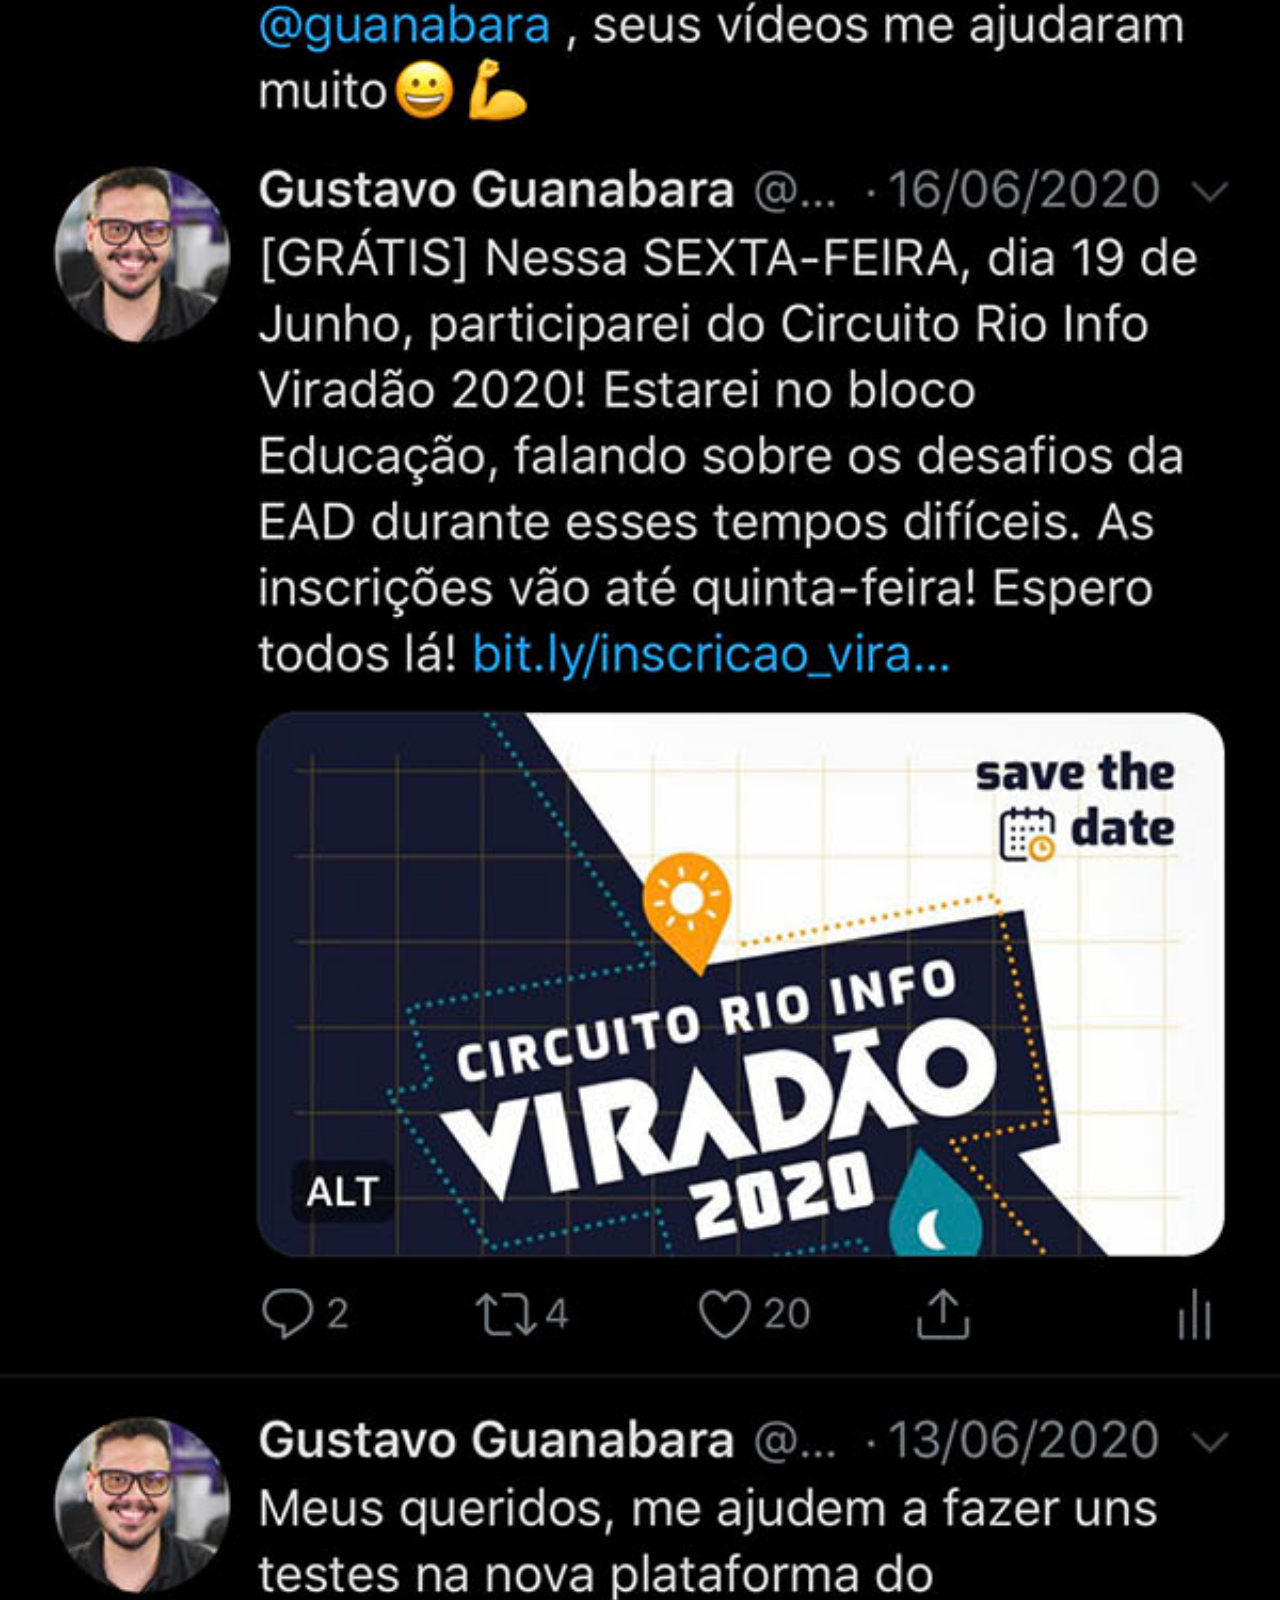
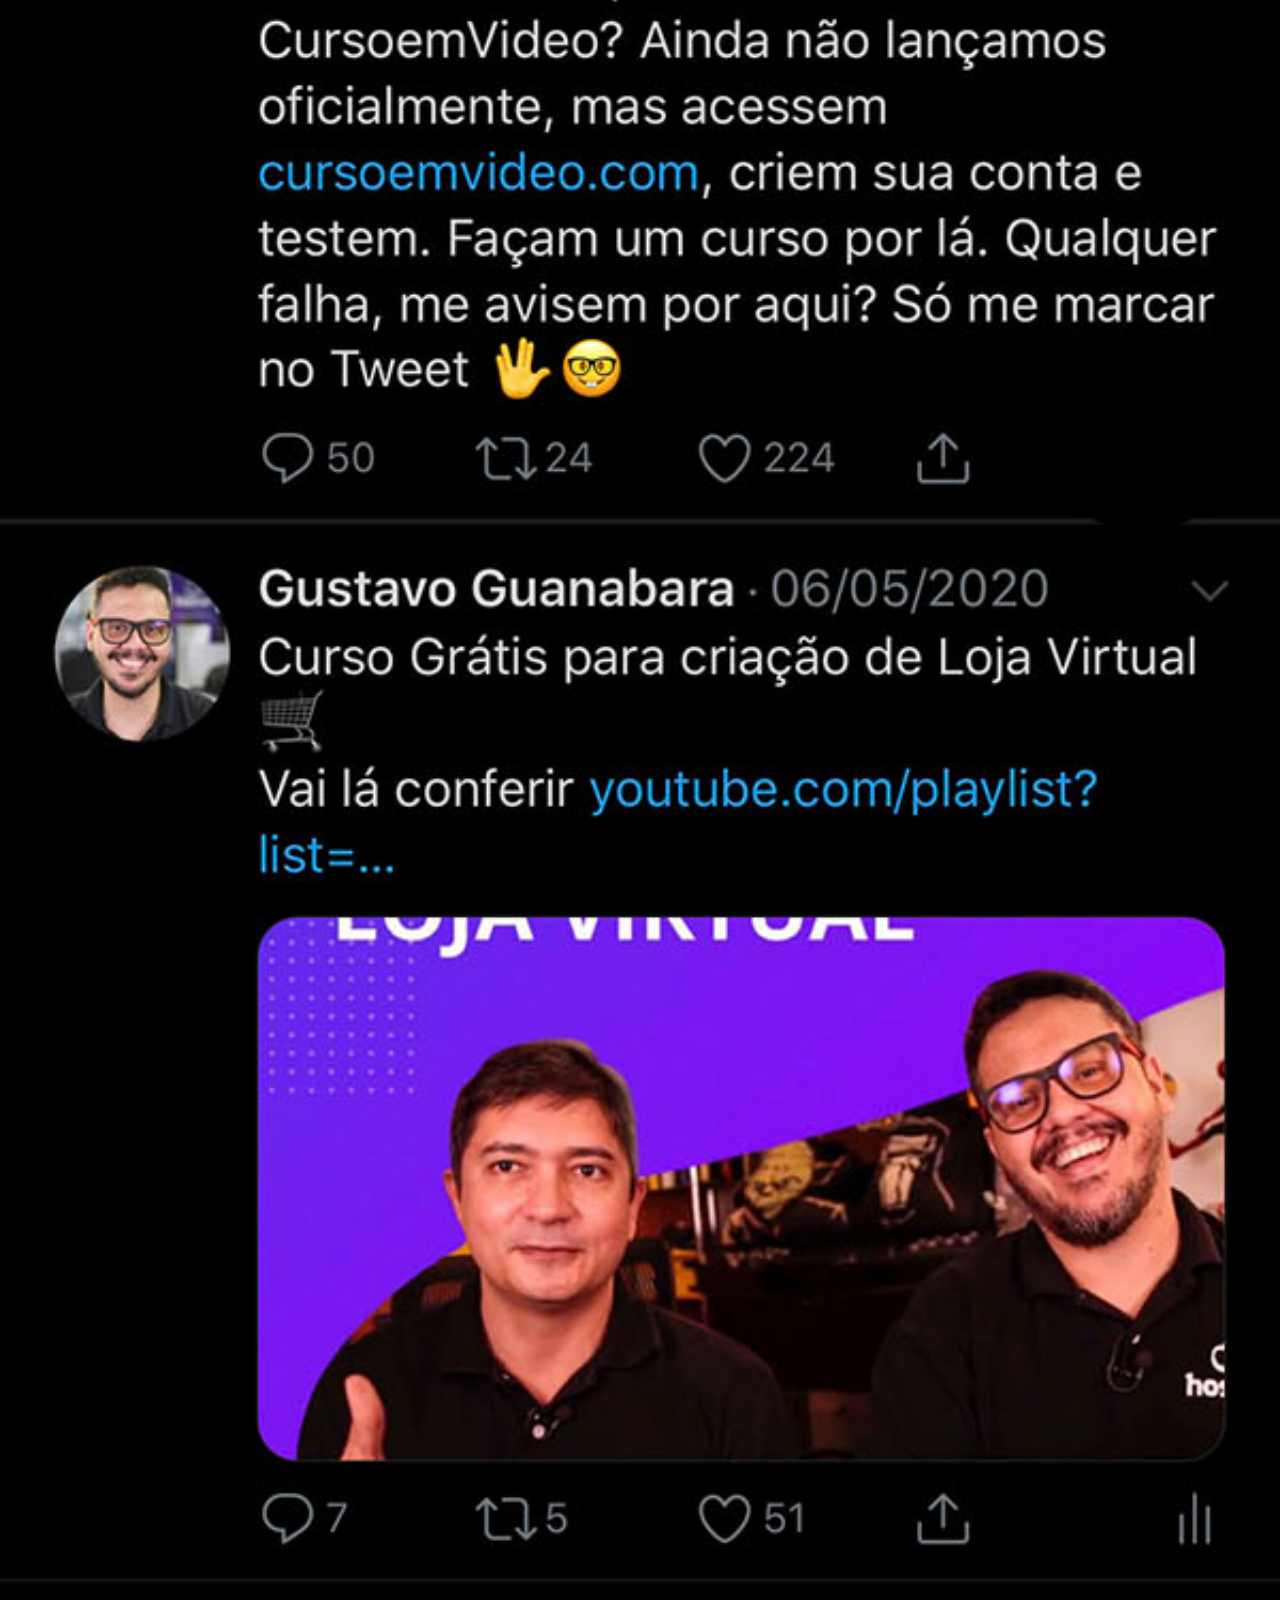
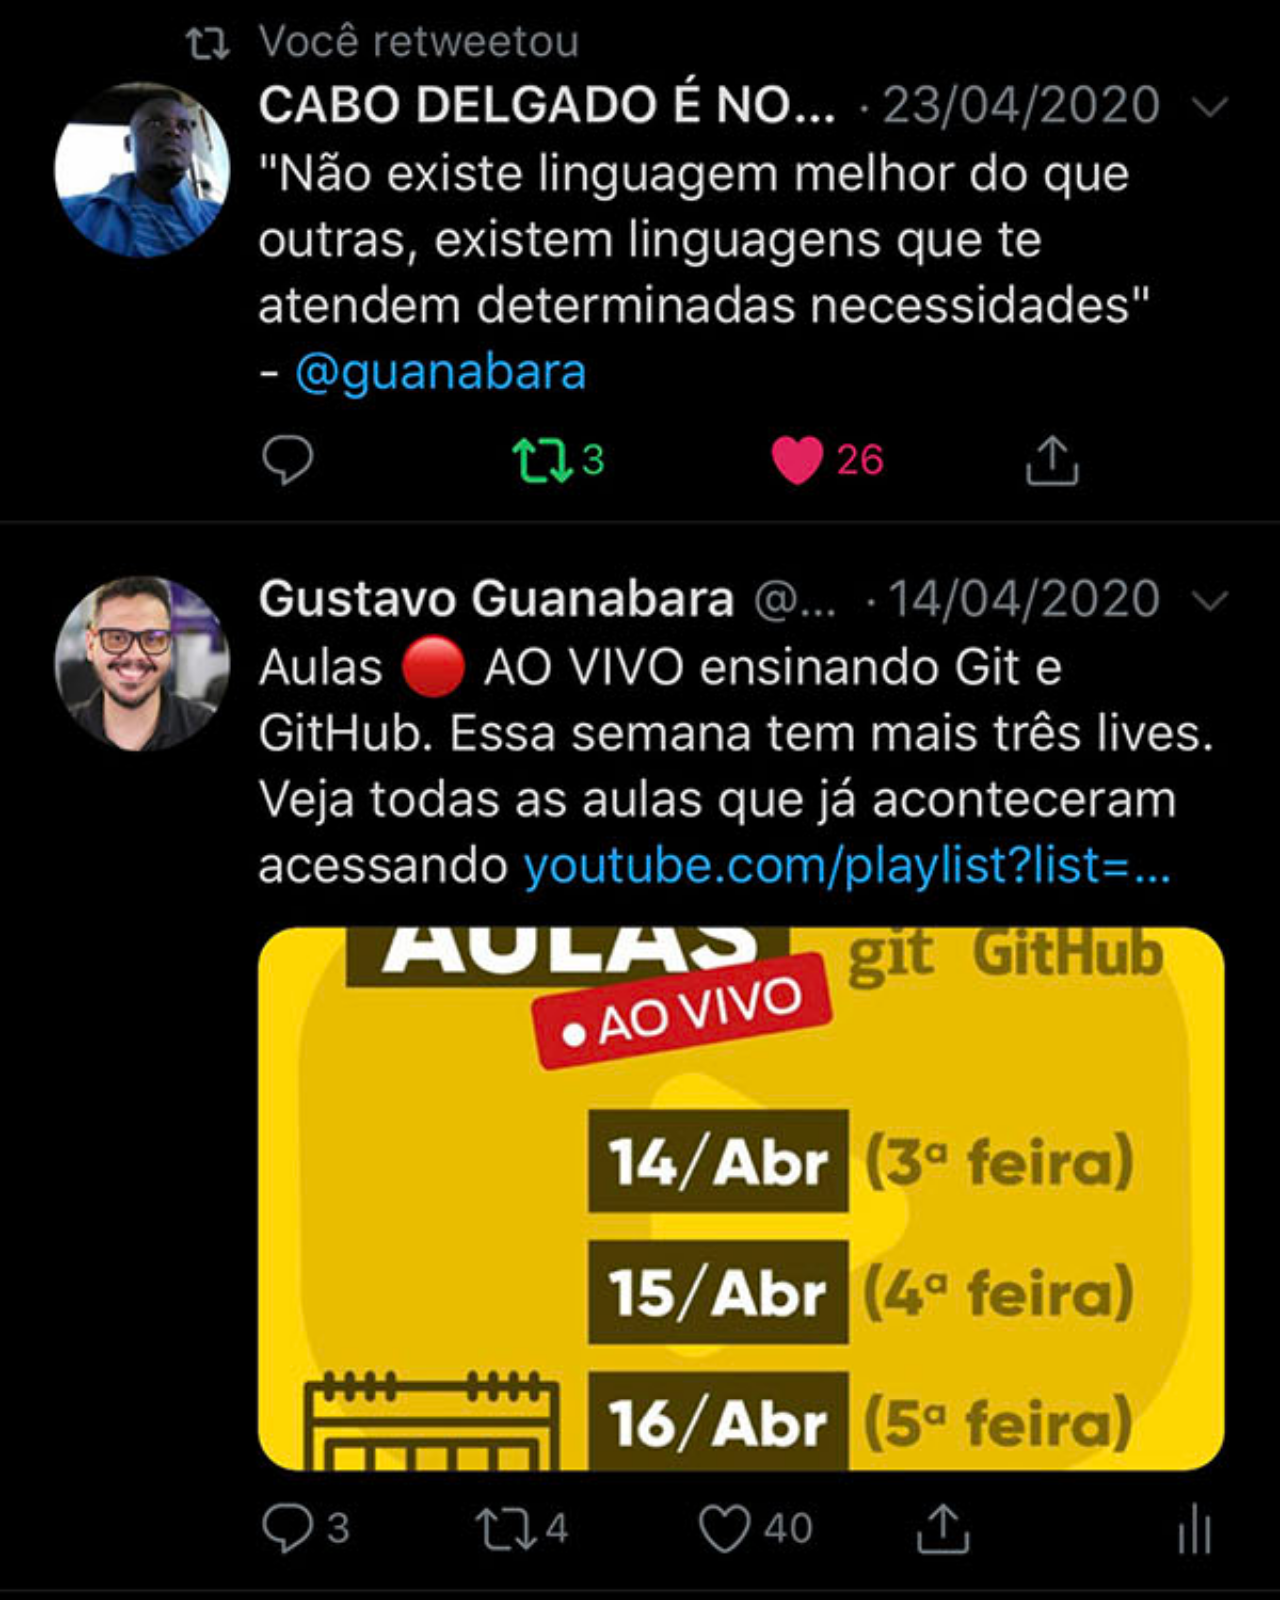
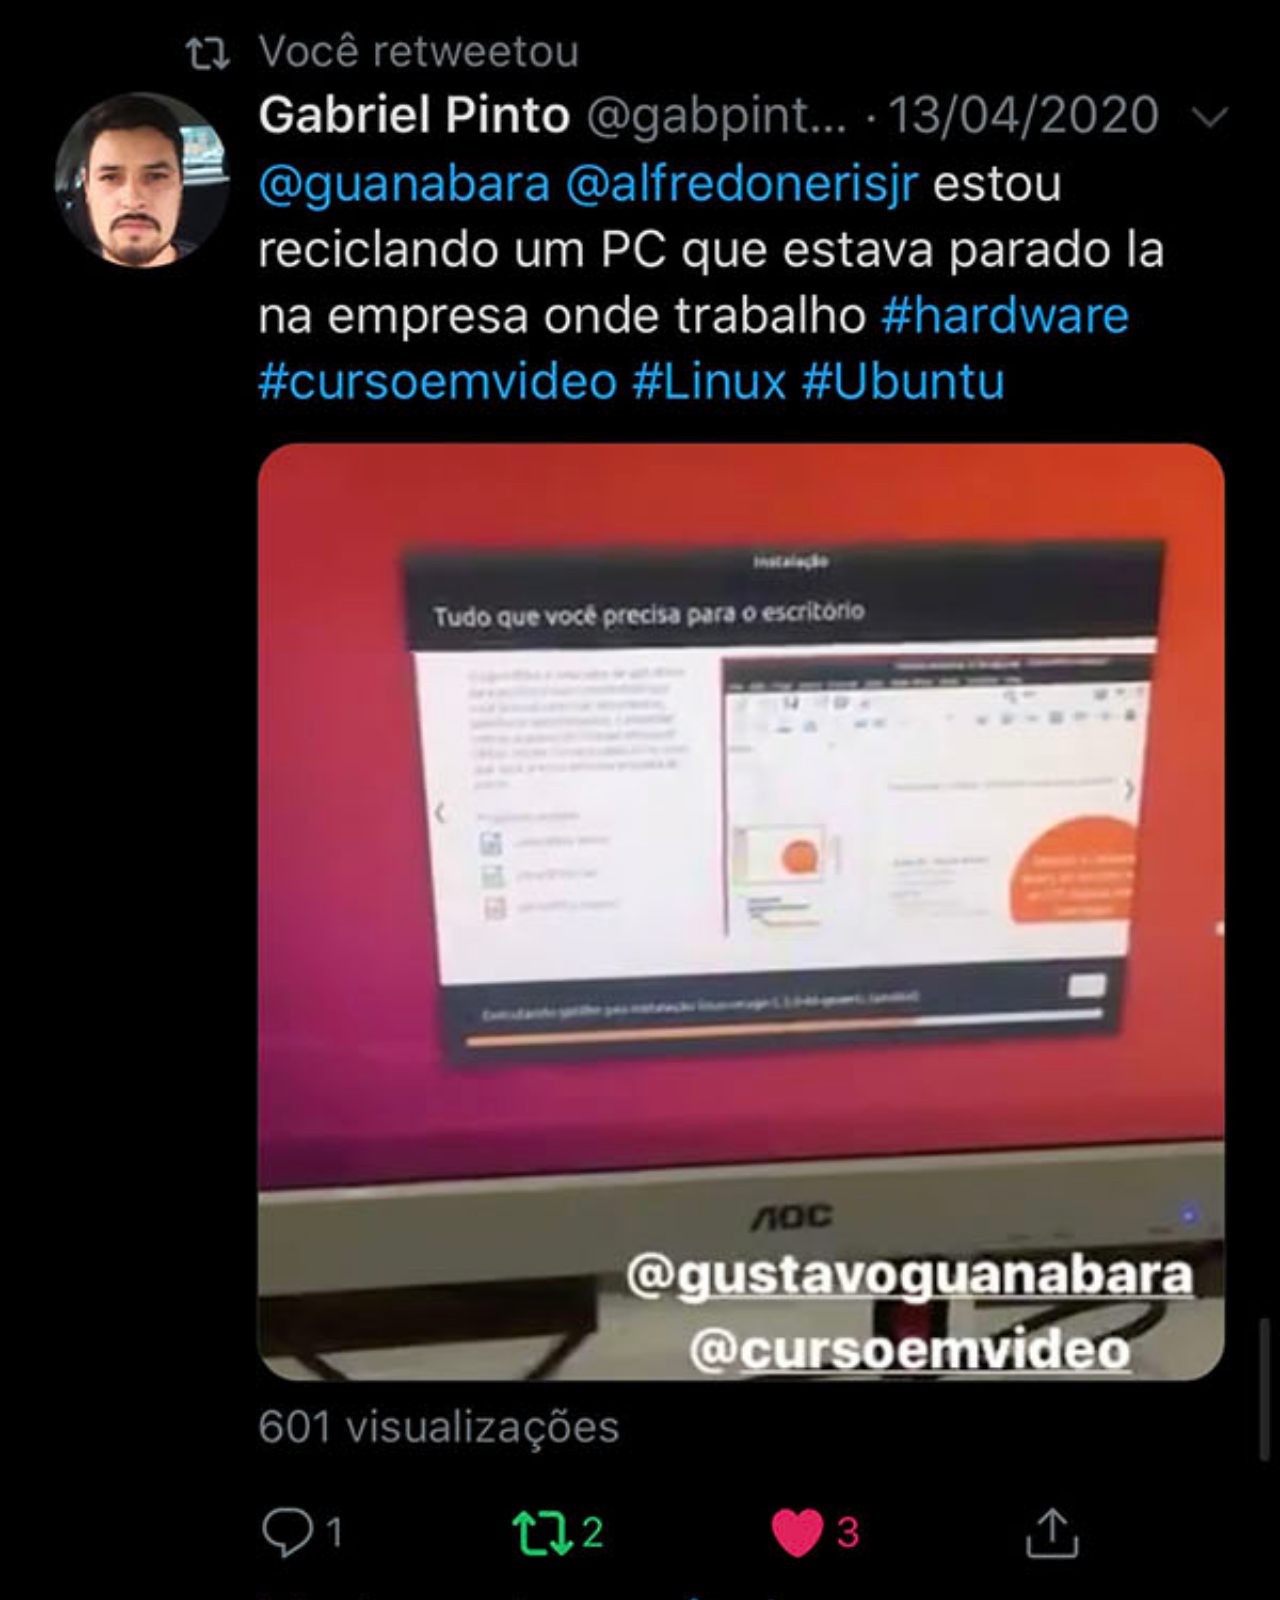
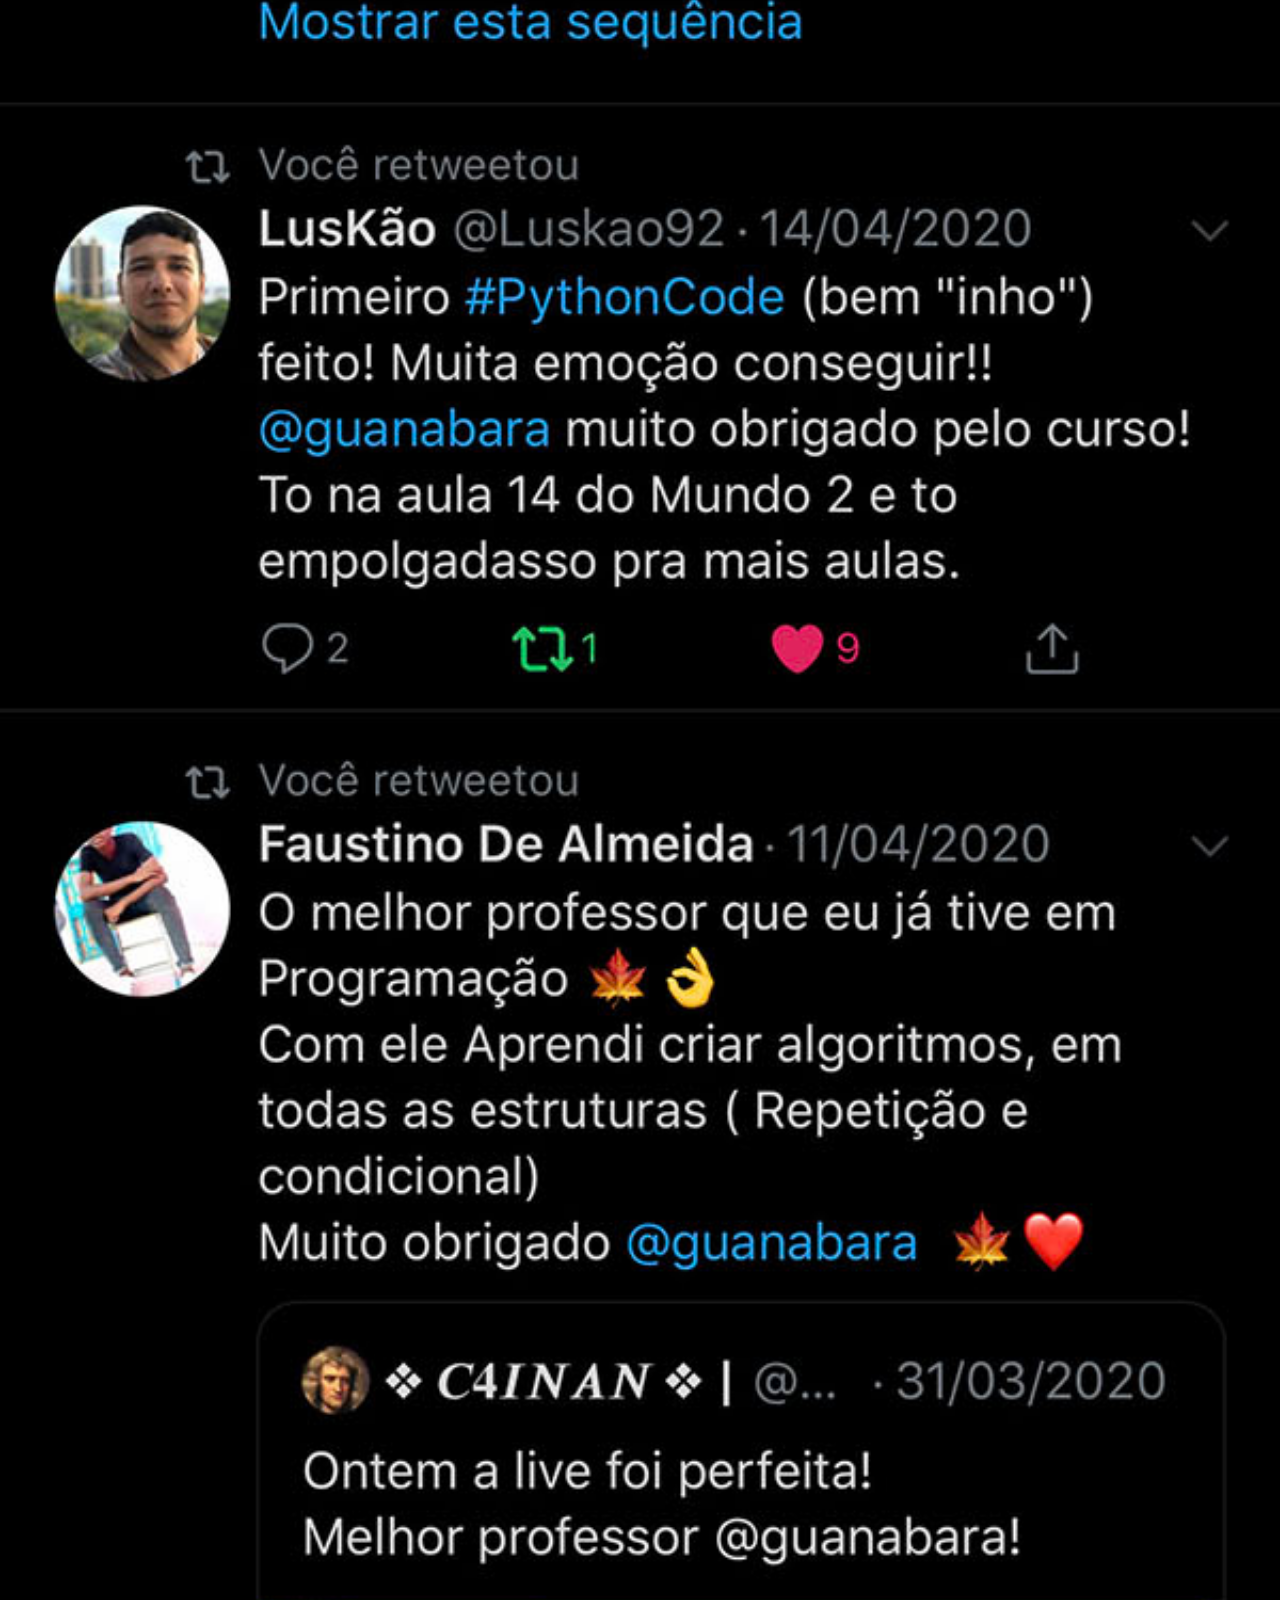
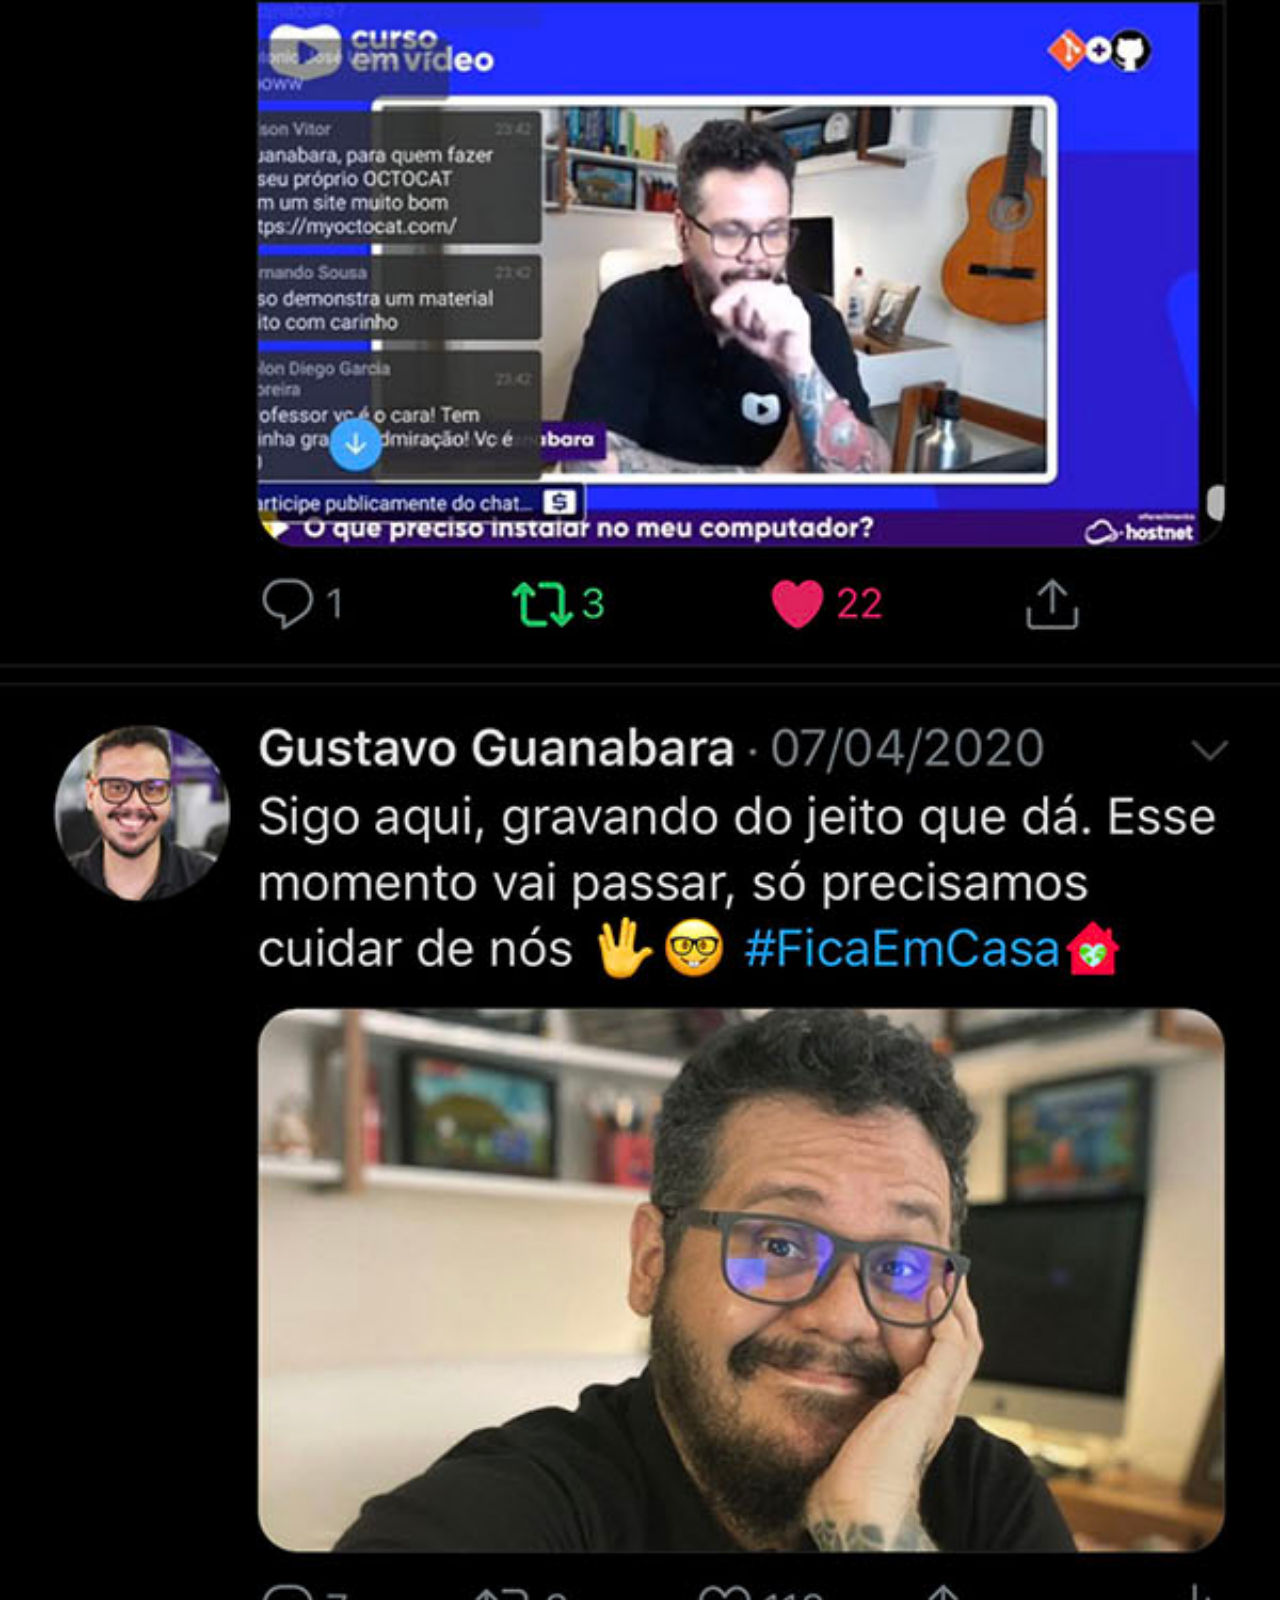
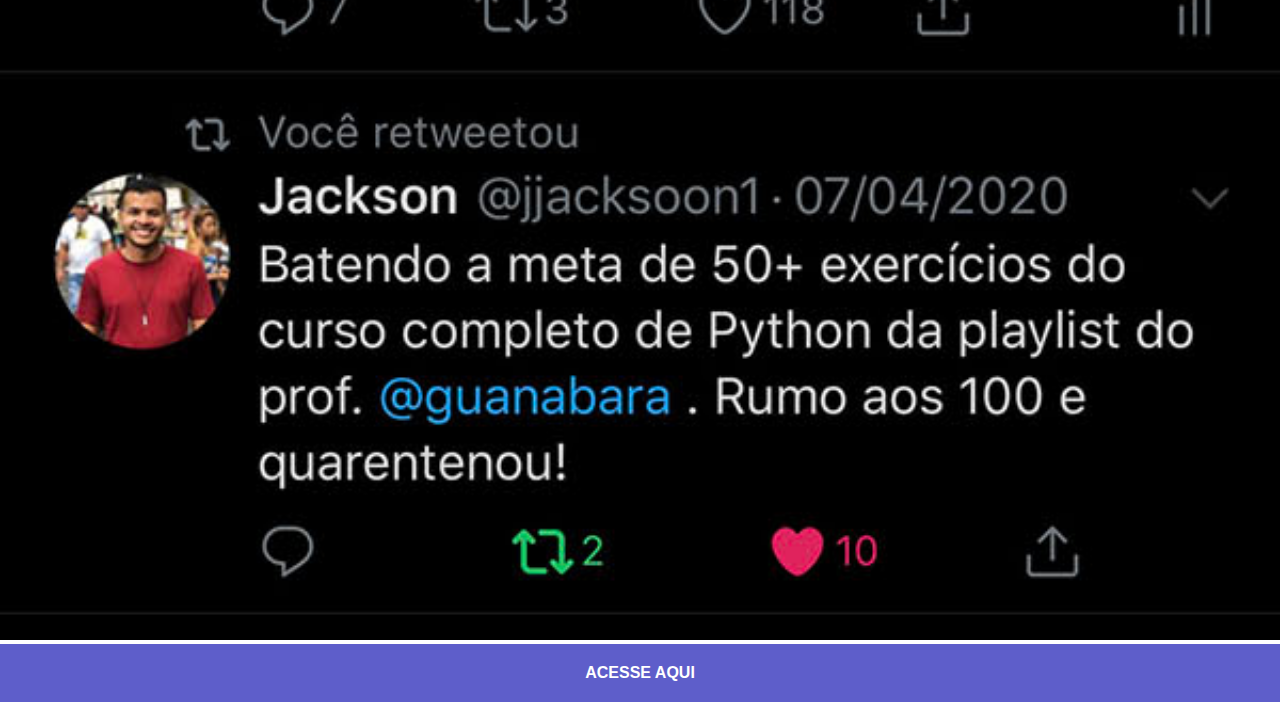
<file: twitter.html>
<!DOCTYPE html>
<html lang="pt-br">
<head>
    <meta charset="UTF-8">
    <meta http-equiv="X-UA-Compatible" content="IE=edge">
    <meta name="viewport" content="width=device-width, initial-scale=1.0">
    <title>Twitter</title>
    <style>
        * {
            font-family: Arial;
            padding: 0px;
            margin: 0px;
            text-align: center;
        }
        

        ::-webkit-scrollbar {
            width: 0px;
            height: 0px;
        }

        img {
            width: 100vw;
        }

        a {
            background-color: rgb(94, 94, 202);
            text-align: center;
            font-weight: bolder;
            display: block;
            text-decoration: none;
            color: white;
            padding: 20px;
        }

        a:hover {
            background-color: rgb(22, 22, 128);
        }



    </style>
</head>
<body>
    <img src="imagens/tela-twitter.jpg" alt="Twitter">
    <a href="https://twitter.com/vict0rcc">ACESSE AQUI</a>
    
</body>
</html>
</file>
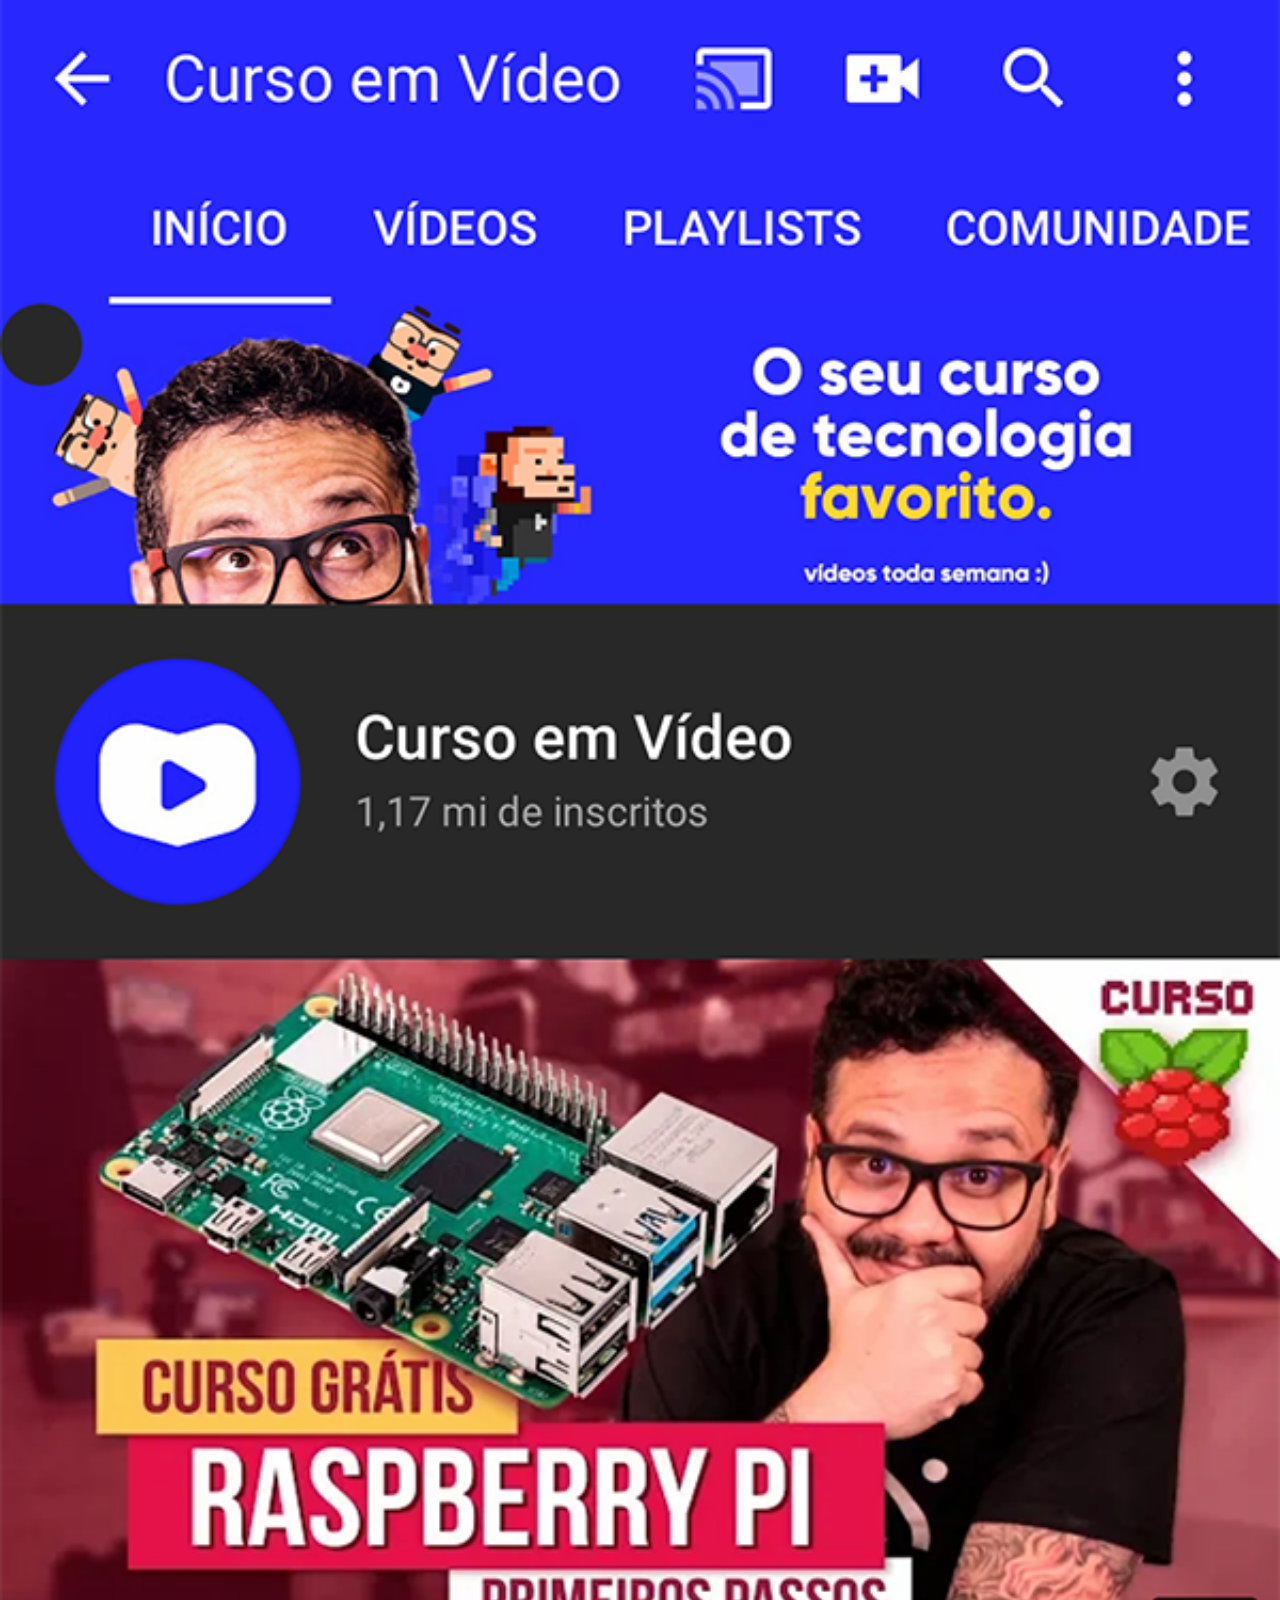
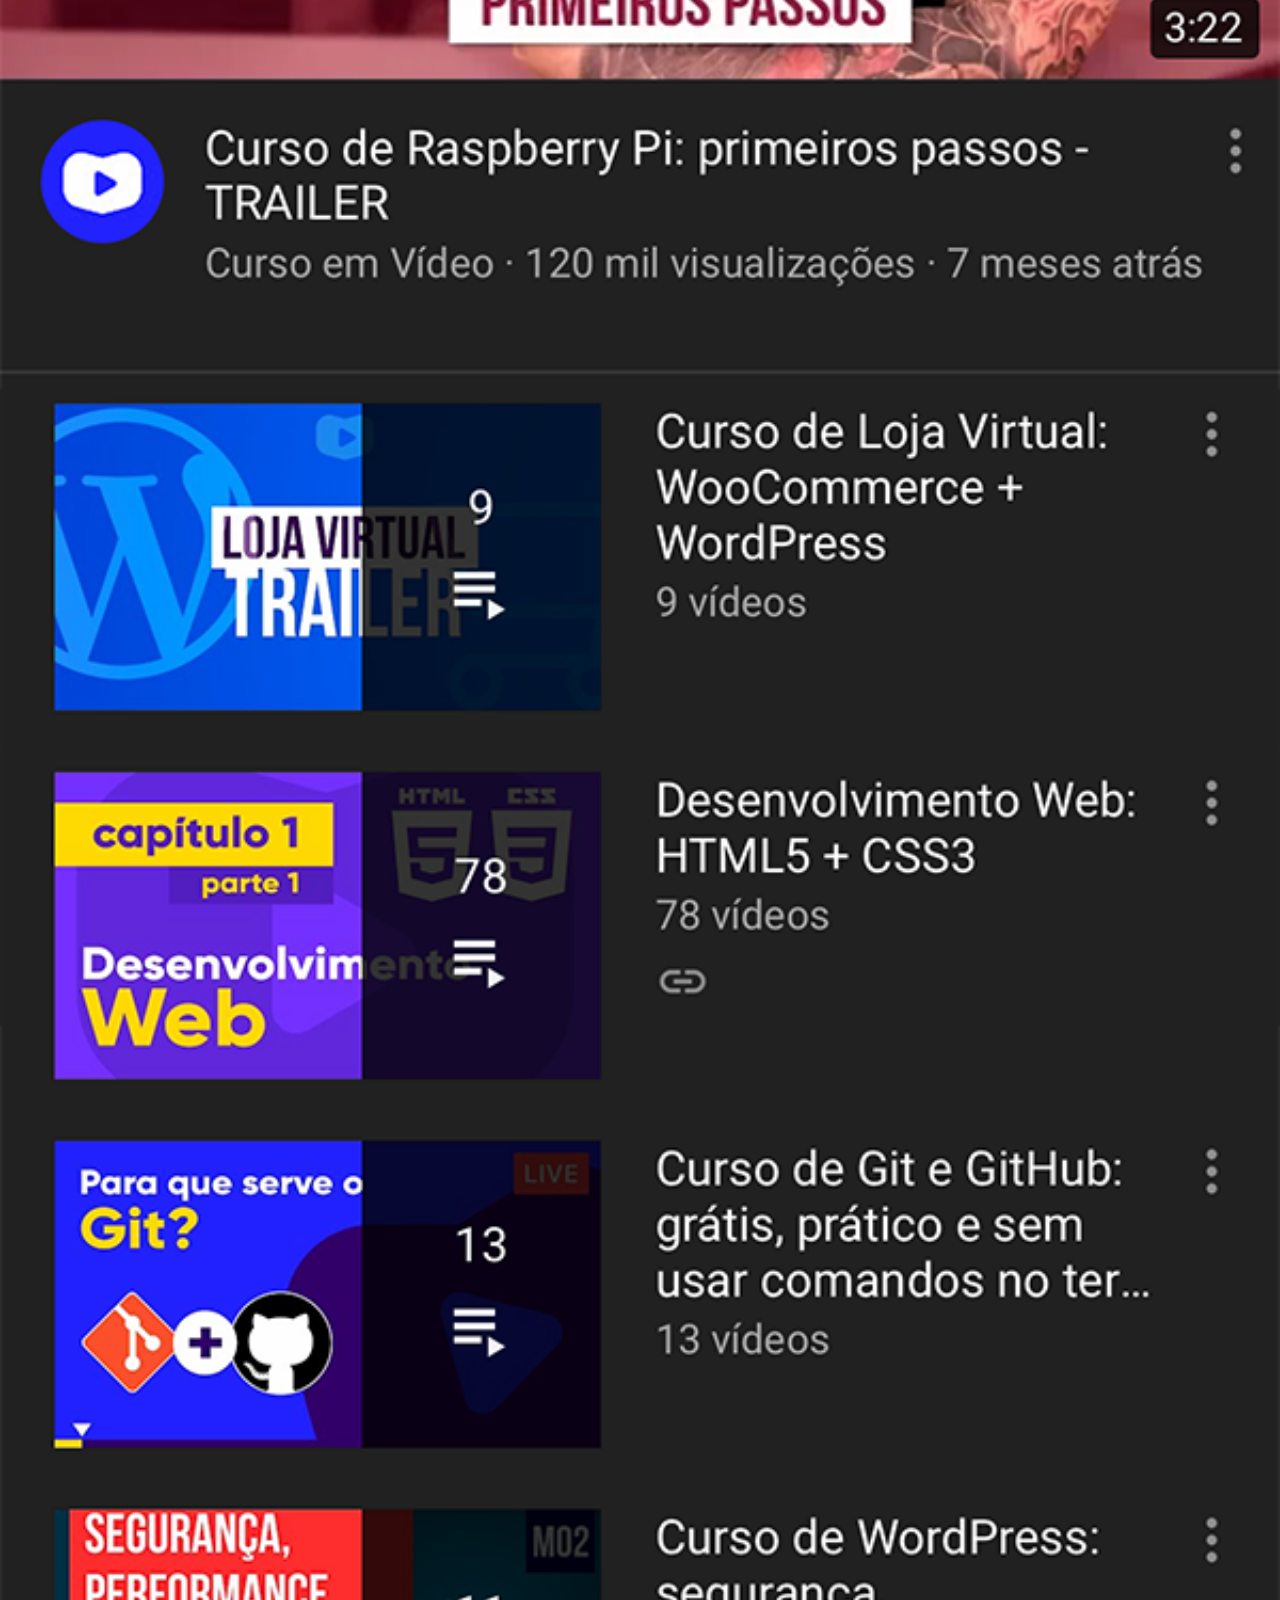
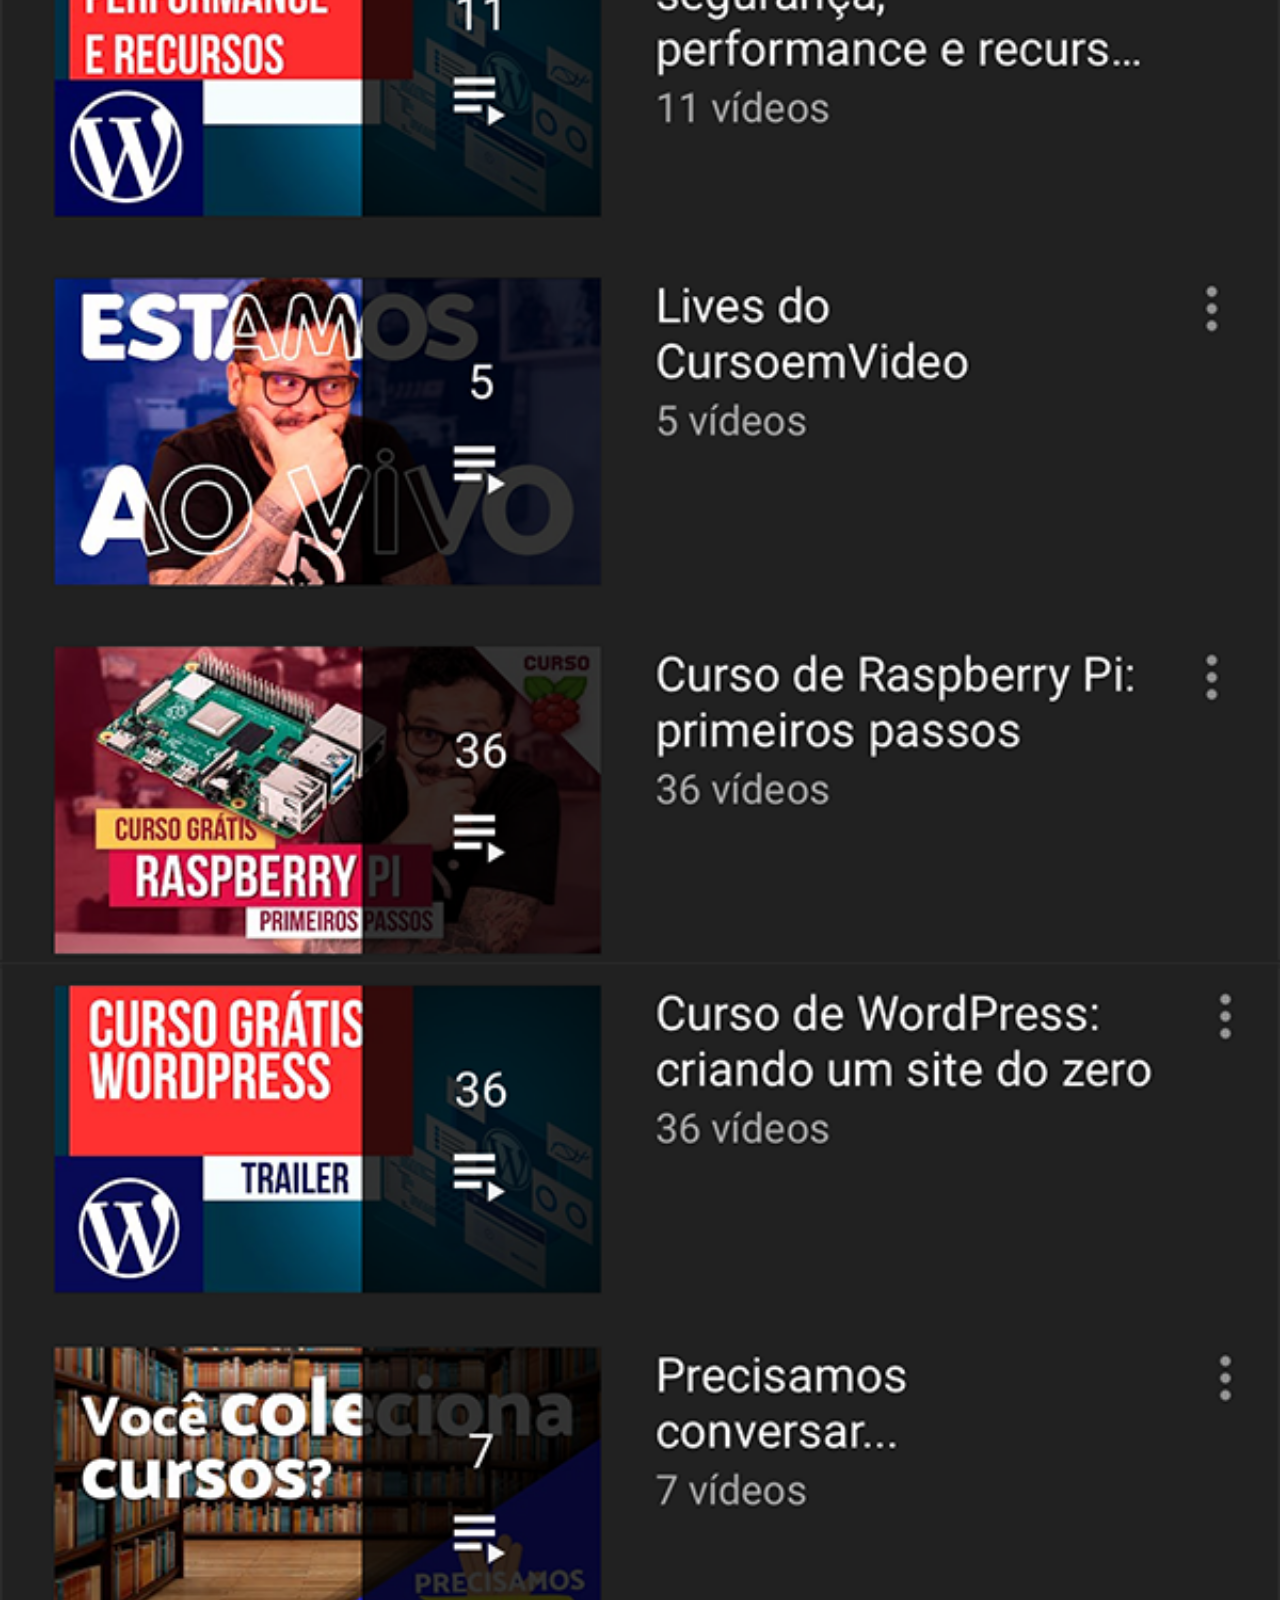
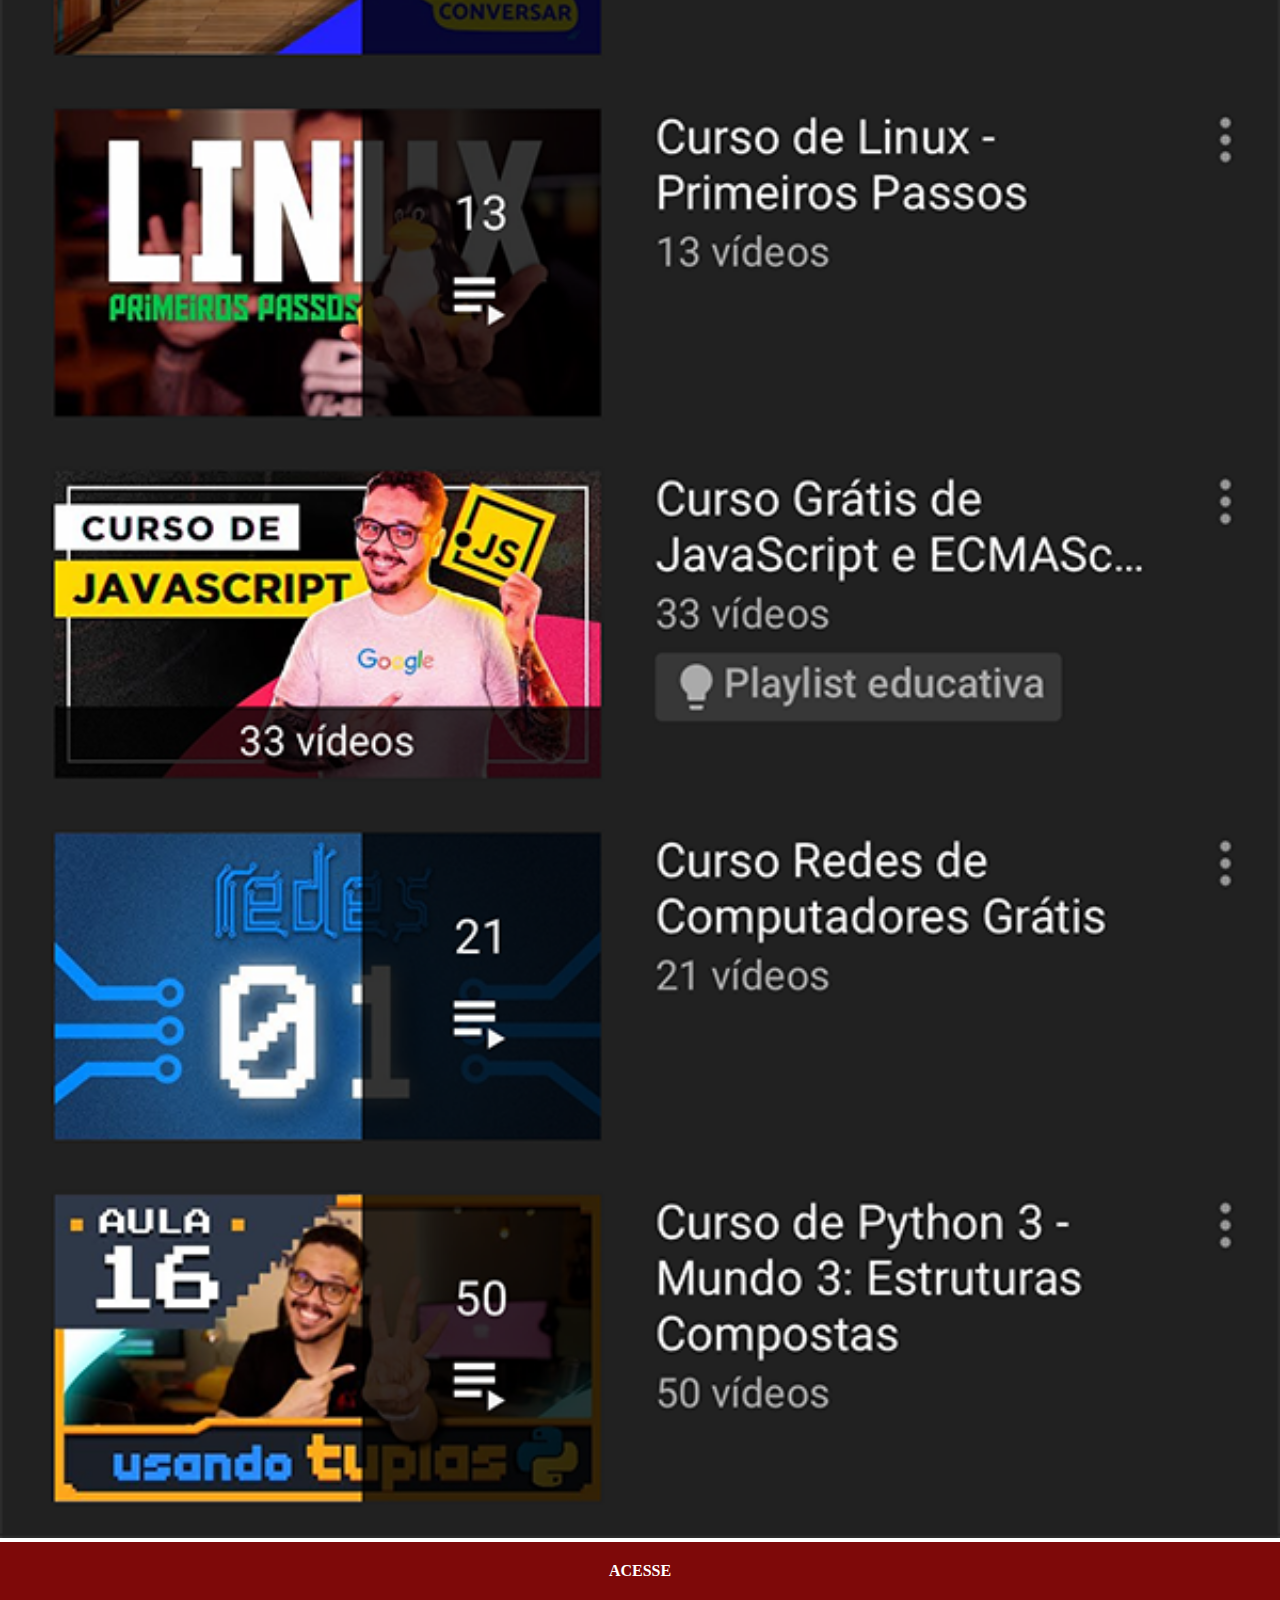
<file: youtube.html>
<!DOCTYPE html>
<html lang="en">
<head>
    <meta charset="UTF-8">
    <meta http-equiv="X-UA-Compatible" content="IE=edge">
    <meta name="viewport" content="width=device-width, initial-scale=1.0">
    <title>Document</title>
    <style>
       * {
        padding: 0px;
        margin: 0px;
        }
        img {
            width: 100vw;
        }

        ::-webkit-scrollbar {
            width: 0px;
            height: 0px;
        }

        a {
            display: block;
            padding: 20px;
            text-align: center;
            background-color: rgb(126, 9, 9);
            color: white;
            font-weight: bolder;
            text-decoration: none;
        }
    </style>
</head>
<body>
    <img src="imagens/tela-youtube.png" alt="Tela do youtube">
    <a href="https://www.youtube.com/channel/UCZNloqLTEX_Jg6sQVveCZXw" target="_blank">ACESSE</a>
    
</body>
</html>
</file>
<file: estilos/style.css>
@charset "UTF-8";

* {
    margin: 0px;
    padding: 0px;
    font-family: Arial, Helvetica, sans-serif;
}

body {
    background: url('../imagens/fundo-madeira.jpg')
    no-repeat top center;
    background-size: cover;
    
}

 html, body {
    
    height: 100vh;    
    width: 100vw;
}


main {
    position: relative;
    height: 100vh;
    
}

section#celular {    
        
    position: absolute;  
    top: 50%;
    left: 50%;
    transform: translate(-50%, -50%);

    width: 311px;
    height: 627px;
    background-image: url(../imagens/frame-iphone.png) ;
    background-repeat: no-repeat; 

}

#tela {    
    
    position: relative;
    top: 80px;
    left: 22px;
    width: 268px;
    height: 471px;
  
}

#redes-sociais {
    text-align: right;
    padding-right: 15px;
}

#redes-sociais img{    
    width: 50px;
    margin: 10px;
    border-radius: 50px;
    box-shadow: 2px 2px 5px rgba(0, 0, 0, 0.400);
    box-sizing: border-box;
    
}

#redes-sociais img:hover {
    border: 2px solid rgba(255, 255, 255, 0.664);
    transform: translate(-3px, -3px);
    box-shadow: 5px 5px 10px black;
    transition: transform 0.5s, border 1s;
     
}
</file>
